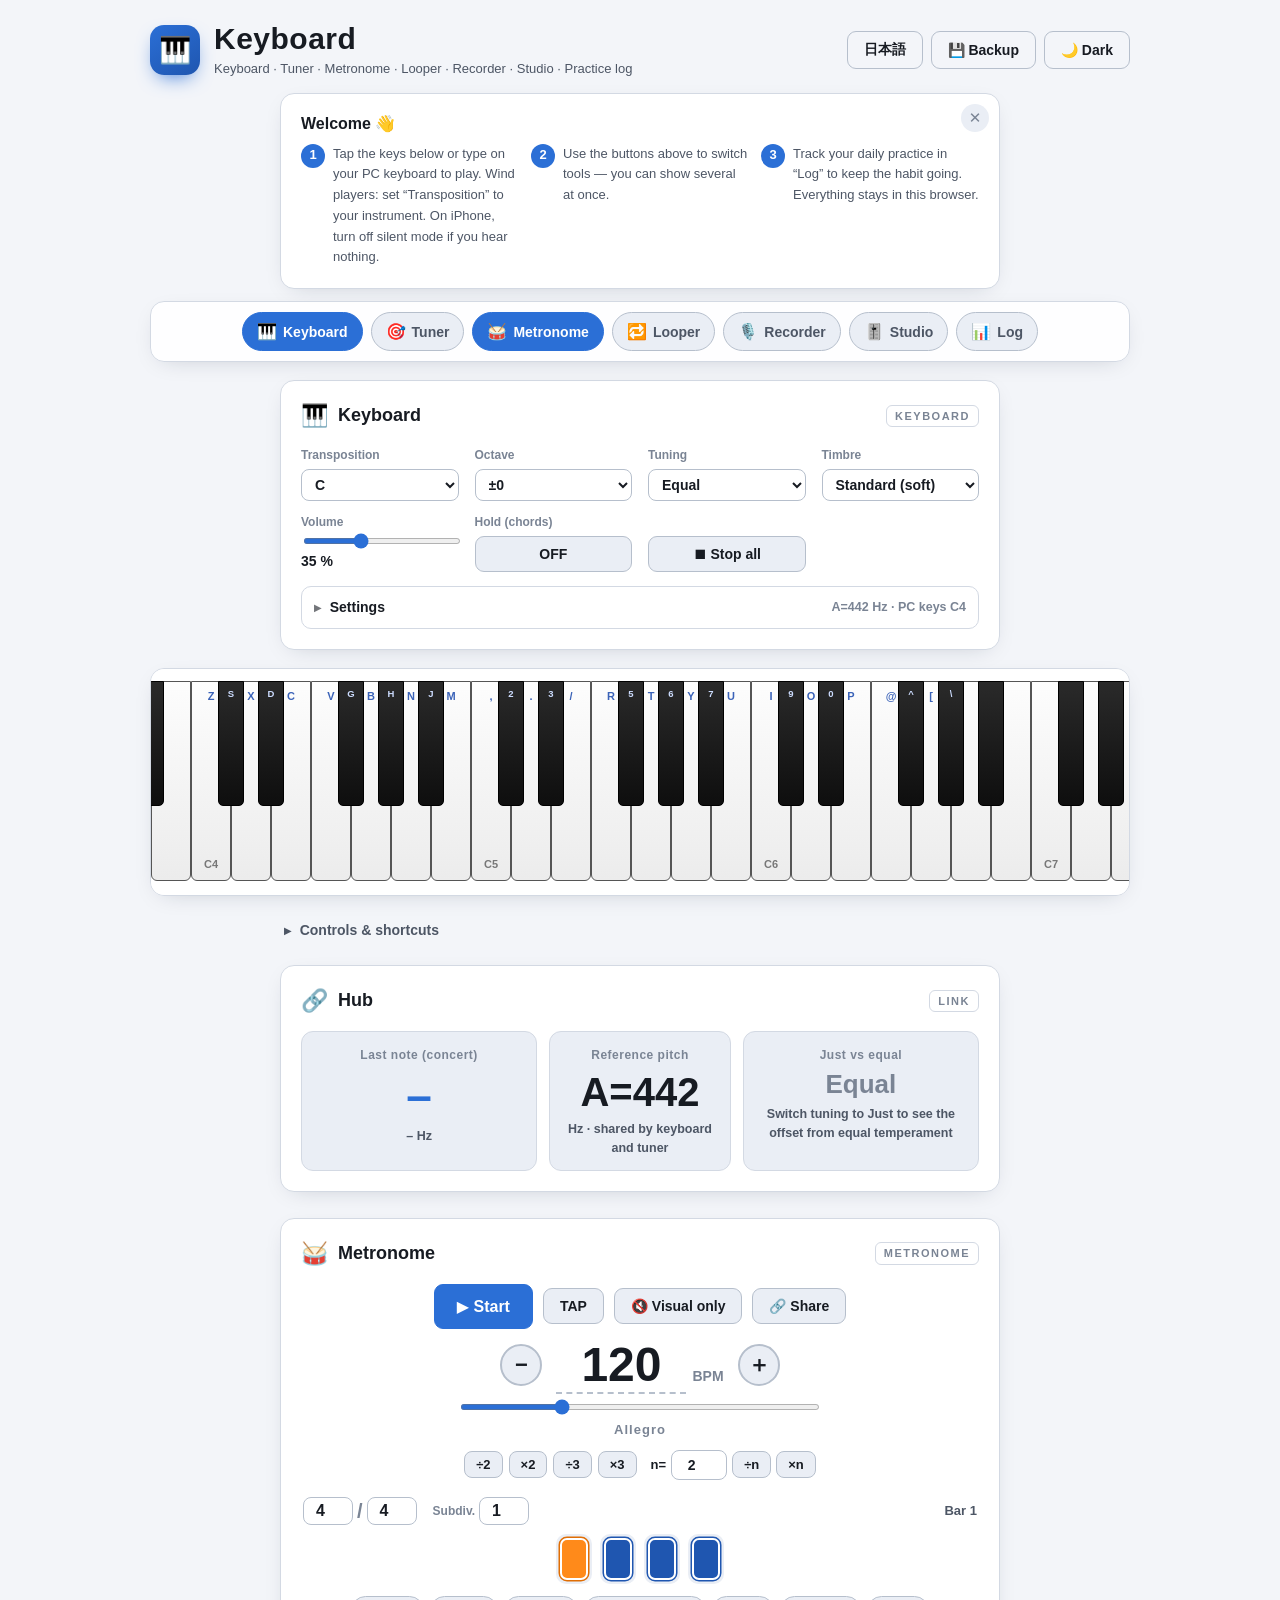
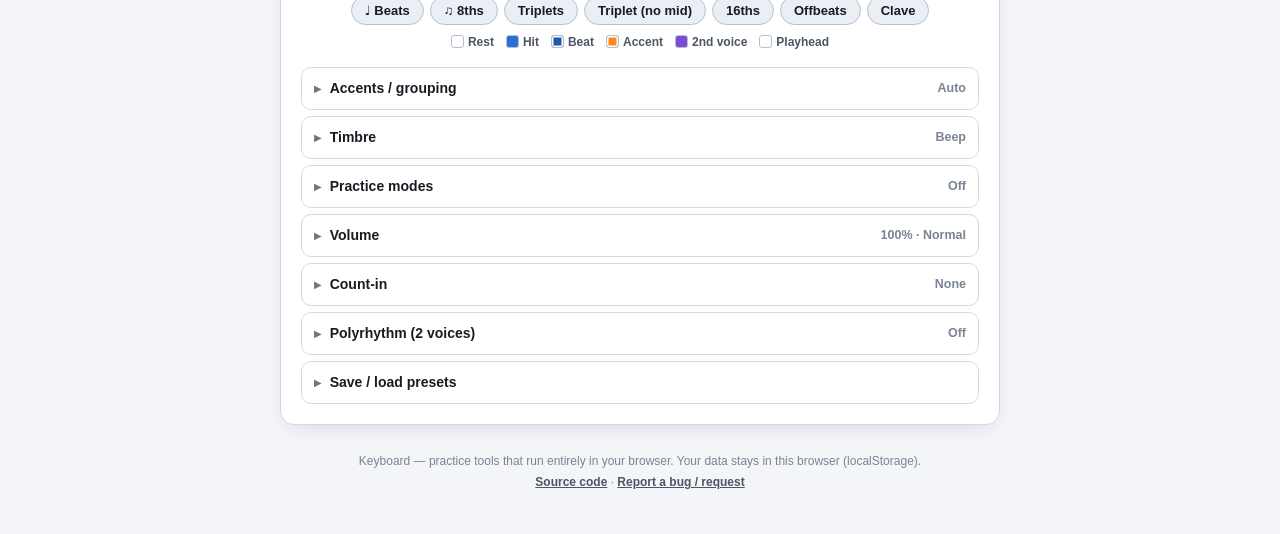
<file: index.html>
<!DOCTYPE html>
<html lang="ja">
<head>
<meta charset="UTF-8">
<meta name="viewport" content="width=device-width, initial-scale=1.0, maximum-scale=1.0, user-scalable=no, viewport-fit=cover">
<title>Keyboard — 鍵盤・チューナー・メトロノーム 練習ツール</title>
<meta name="description" content="ブラウザだけで使える音楽練習ツール。鍵盤・チューナー・多機能メトロノーム・伴奏ループ・録音・練習記録がひとつに。">
<meta name="theme-color" content="#2b6fd6">
<link rel="manifest" href="manifest.json">
<link rel="icon" href="icon-192.png" type="image/png">
<link rel="apple-touch-icon" href="icon-192.png">
<meta name="apple-mobile-web-app-capable" content="yes">
<meta name="apple-mobile-web-app-title" content="Keyboard">
<meta property="og:type" content="website">
<meta property="og:url" content="https://aiwotukauakaunt-gif.github.io/keyboard/">
<meta property="og:title" content="Keyboard — 鍵盤・チューナー・メトロノーム 練習ツール">
<meta property="og:description" content="ブラウザだけで使える音楽練習ツール。鍵盤・チューナー・多機能メトロノーム・伴奏ループ・録音・練習記録がひとつに。">
<meta property="og:image" content="https://aiwotukauakaunt-gif.github.io/keyboard/og-image.png">
<meta name="twitter:card" content="summary_large_image">
<link rel="stylesheet" href="style.css">
<script src="i18n.js"></script>
</head>
<body>

<header class="app-head">
  <div class="brand">
    <div class="brand-mark">🎹</div>
    <div>
      <h1 class="brand-name">Keyboard</h1>
      <p class="brand-sub">鍵盤 · チューナー · メトロノーム · 伴奏ループ · 録音 · 本格録音 · 練習記録</p>
    </div>
  </div>
  <div class="head-actions">
    <button id="langBtn" class="btn ghost" title="Language / 言語">EN</button>
    <button id="backupBtn" class="btn ghost" title="データの書き出し / 読み込み">💾 バックアップ</button>
    <button id="themeBtn" class="btn ghost" title="ライト / ダーク切替">🌙 テーマ</button>
  </div>
</header>

<dialog id="backupDlg" class="dlg">
  <div class="card-title"><span class="ico">💾</span>バックアップ</div>
  <p class="desc">設定・プリセット・伴奏ループ・練習記録・日記をJSONファイルに書き出し／読み込みできます。別のブラウザや端末への引っ越しに。<br>（録音した音声ファイルは含まれません）</p>
  <div class="row">
    <button id="bkExport" class="btn primary">⬇ 書き出し（JSON）</button>
    <label class="btn">⬆ 読み込み<input type="file" id="bkImport" accept="application/json,.json" hidden></label>
  </div>
  <p class="note" id="bkStatus"></p>
  <div class="row" style="justify-content:flex-end;margin-top:6px"><button id="bkClose" class="cbtn">閉じる</button></div>
</dialog>

<section class="card welcome" id="welcome" hidden>
  <button class="welcome-x" id="welcomeClose" title="閉じる">✕</button>
  <div class="welcome-title">はじめまして 👋</div>
  <div class="welcome-steps">
    <div class="welcome-step"><b>1</b><span>下の鍵盤を押すか、PCのキーを叩くと音が鳴ります。管楽器の人は「移調（管）」を自分の楽器に。iPhone で鳴らないときはマナーモードを解除してください。</span></div>
    <div class="welcome-step"><b>2</b><span>上のボタンでツールを切り替え。複数を同時に表示できます。</span></div>
    <div class="welcome-step"><b>3</b><span>「記録」で毎日の練習を残すと、続けやすくなります。データはこのブラウザの中だけに保存されます。</span></div>
  </div>
</section>

<nav class="toolbar" id="tabbar" aria-label="表示するツール" title="複数のツールを同時に表示できます">
  <button class="tab active" data-tab="play"><span class="tab-ico">🎹</span>鍵盤</button>
  <button class="tab" data-tab="tune"><span class="tab-ico">🎯</span>チューナー</button>
  <button class="tab active" data-tab="metro"><span class="tab-ico">🥁</span>メトロノーム</button>
  <button class="tab" data-tab="loop"><span class="tab-ico">🔁</span>伴奏ループ</button>
  <button class="tab" data-tab="rec"><span class="tab-ico">🎙️</span>録音</button>
  <button class="tab" data-tab="studio"><span class="tab-ico">🎚️</span>本格録音</button>
  <button class="tab" data-tab="track"><span class="tab-ico">📊</span>記録</button>
</nav>

<!-- ===================== 鍵盤 ===================== -->
<section class="tabpane active" data-pane="play">

  <div class="card">
    <div class="card-title"><span class="ico">🎹</span>鍵盤<span class="card-tag">Keyboard</span></div>
    <div class="controls">
      <div class="ctrl">
        <label for="transpose">移調（管）</label>
        <select id="transpose">
          <option value="0">C 管</option>
          <option value="-1">B 管</option>
          <option value="-2">Bb 管</option>
          <option value="-3">A 管</option>
          <option value="-4">Ab 管</option>
          <option value="-5">G 管</option>
          <option value="-6">F# 管</option>
          <option value="5">F 管</option>
          <option value="4">E 管</option>
          <option value="3">Eb 管</option>
          <option value="2">D 管</option>
          <option value="1">Db 管</option>
        </select>
      </div>
      <div class="ctrl">
        <label for="oct">オクターブ</label>
        <select id="oct">
          <option value="2">+2</option>
          <option value="1">+1</option>
          <option value="0" selected>±0</option>
          <option value="-1">−1</option>
          <option value="-2">−2</option>
        </select>
      </div>
      <div class="ctrl">
        <label for="temperament">音律</label>
        <select id="temperament">
          <option value="equal">平均律</option>
          <option value="just">純正律</option>
        </select>
      </div>
      <div class="ctrl" id="rootCtrl" hidden>
        <label>主音</label>
        <button id="rootBtn" class="btn">C</button>
      </div>
      <div class="ctrl">
        <label for="timbreSel">音色</label>
        <select id="timbreSel"></select>
      </div>
      <div class="ctrl">
        <label for="vol">音量</label>
        <input type="range" id="vol" min="0" max="100" step="1" value="35">
        <span class="val"><span id="volVal">35</span> %</span>
      </div>
      <div class="ctrl">
        <label>保持（和音）</label>
        <button id="holdBtn" class="btn">OFF</button>
      </div>
      <div class="ctrl">
        <label>&nbsp;</label>
        <button id="stopBtn" class="btn">⏹ 全部止める</button>
      </div>
    </div>

    <details class="sec" style="margin-top:14px">
      <summary>設定<span class="sec-sum" id="kbSettingSum"></span></summary>
      <div class="sec-body">
        <div class="controls">
          <div class="ctrl">
            <label for="pitch">基準ピッチ A</label>
            <input type="range" id="pitch" min="415" max="466" step="1" value="442">
            <span class="val"><span id="pitchVal">442</span> Hz</span>
          </div>
          <div class="ctrl">
            <label>鍵盤の大きさ</label>
            <div class="m-chips" id="keySize" style="justify-content:flex-start">
              <button class="chip" data-kw="30">小</button>
              <button class="chip sel" data-kw="40">中</button>
              <button class="chip" data-kw="50">大</button>
            </div>
          </div>
          <div class="ctrl">
            <label>PCキーの高さ（← →）</label>
            <div class="pc-shift">
              <button id="pcDown" class="btn">◀</button>
              <span class="val" id="pcBase">C4</span>
              <button id="pcUp" class="btn">▶</button>
            </div>
          </div>
          <div class="ctrl">
            <label>MIDI キーボード</label>
            <button id="midiBtn" class="btn">🎛 接続</button>
            <span class="midi-status" id="midiStatus"></span>
          </div>
        </div>
      </div>
    </details>
  </div>

  <div class="keyboard-wrap">
    <div class="keyboard" id="keyboard"></div>
  </div>

  <details class="help">
    <summary>操作方法とショートカット</summary>
    <div class="help-body">
      音域 A0〜C8。押した鍵は記譜音、鳴るのは選んだ管の実音。各鍵の上の文字＝PCキー。<br>
      <kbd>←</kbd><kbd>→</kbd> 1オクターブ移動　<kbd>↑</kbd><kbd>↓</kbd> 半音移動　<kbd>Space</kbd> サステイン　タッチは複数指で同時発音<br>
      <kbd>Enter</kbd> メトロノーム開始/停止　<kbd>Shift</kbd>+<kbd>Enter</kbd> タップ　<kbd>Shift</kbd>+<kbd>↑↓</kbd> テンポ±1　<kbd>Shift</kbd>+<kbd>←→</kbd> テンポ±10　<kbd>Shift</kbd>+<kbd>R</kbd> 録音<br>
      ※PCキーボードは同時押しの数に上限があります。クラスターは保持モードかスペースで。
    </div>
  </details>

  <div class="card">
    <div class="card-title"><span class="ico">🔗</span>練習ハブ<span class="card-tag">Link</span></div>
    <div class="hub-tiles">
      <div class="hub-tile hub-tile-note">
        <div class="hub-lab">いま弾いた音（実音）</div>
        <div class="hub-big" id="hubNote">–</div>
        <div class="hub-sub"><span id="hubHz">–</span> Hz</div>
      </div>
      <div class="hub-tile">
        <div class="hub-lab">基準ピッチ</div>
        <div class="hub-big">A=<span id="hubA">442</span></div>
        <div class="hub-sub">Hz ・ 鍵盤とチューナーで共通</div>
      </div>
      <div class="hub-tile hub-tile-cents" id="hubCentsTile">
        <div class="hub-lab">純正律 → 平均律との差</div>
        <div class="hub-big" id="hubCentsVal">平均律</div>
        <div class="hub-sub" id="hubCentsSub">音律を純正律にすると、平均律との差をここに表示</div>
      </div>
    </div>
  </div>

</section>

<!-- ===================== チューナー ===================== -->
<section class="tabpane" data-pane="tune">
  <div class="card">
    <div class="card-title"><span class="ico">🎯</span>チューナー<span class="card-tag">Tuner</span></div>
    <div class="row center">
      <button id="tunerBtn" class="btn big primary">🎤 チューナー開始</button>
      <span id="tunerStatus" class="status"></span>
    </div>

    <div class="tuner-display" id="tunerDisplay" hidden style="margin-top:14px">
      <div class="lcd">
        <div class="lcd-top">
          <span class="lcd-flat" id="tFlat">♭</span>
          <span class="lcd-note-wrap">
            <span class="lcd-note" id="tNote">–</span><span class="lcd-oct" id="tOct"></span>
          </span>
          <span class="lcd-sharp" id="tSharp">♯</span>
        </div>

        <div class="lcd-meter">
          <svg viewBox="0 0 300 165" aria-hidden="true">
            <line class="tick major" data-c="-50" x1="54.7" y1="95.0" x2="39.1" y2="86.0"/>
            <line class="tick" data-c="-45" x1="54.5" y1="80.6" x2="46.4" y2="74.8"/>
            <line class="tick" data-c="-40" x1="62.3" y1="71.0" x2="54.9" y2="64.4"/>
            <line class="tick" data-c="-35" x1="71.0" y1="62.3" x2="64.4" y2="54.9"/>
            <line class="tick" data-c="-30" x1="80.6" y1="54.5" x2="74.8" y2="46.4"/>
            <line class="tick major" data-c="-25" x1="95.0" y1="54.7" x2="86.0" y2="39.1"/>
            <line class="tick" data-c="-20" x1="102.0" y1="42.2" x2="97.9" y2="33.1"/>
            <line class="tick" data-c="-15" x1="113.5" y1="37.8" x2="110.4" y2="28.3"/>
            <line class="tick" data-c="-10" x1="125.5" y1="34.6" x2="123.4" y2="24.8"/>
            <line class="tick" data-c="-5" x1="137.7" y1="32.6" x2="136.6" y2="22.7"/>
            <line class="tick center" data-c="0" x1="150.0" y1="40.0" x2="150.0" y2="22.0"/>
            <line class="tick" data-c="5" x1="162.3" y1="32.6" x2="163.4" y2="22.7"/>
            <line class="tick" data-c="10" x1="174.5" y1="34.6" x2="176.6" y2="24.8"/>
            <line class="tick" data-c="15" x1="186.5" y1="37.8" x2="189.6" y2="28.3"/>
            <line class="tick" data-c="20" x1="198.0" y1="42.2" x2="202.1" y2="33.1"/>
            <line class="tick major" data-c="25" x1="205.0" y1="54.7" x2="214.0" y2="39.1"/>
            <line class="tick" data-c="30" x1="219.4" y1="54.5" x2="225.2" y2="46.4"/>
            <line class="tick" data-c="35" x1="229.0" y1="62.3" x2="235.6" y2="54.9"/>
            <line class="tick" data-c="40" x1="237.7" y1="71.0" x2="245.1" y2="64.4"/>
            <line class="tick" data-c="45" x1="245.5" y1="80.6" x2="253.6" y2="74.8"/>
            <line class="tick major" data-c="50" x1="245.3" y1="95.0" x2="260.9" y2="86.0"/>

            <text class="lcd-scalelabel" x="28.8" y="83.0" text-anchor="middle">-50</text>
            <text class="lcd-scalelabel" x="80.0" y="31.8" text-anchor="middle">-25</text>
            <text class="lcd-scalelabel" x="150.0" y="13.0" text-anchor="middle">0</text>
            <text class="lcd-scalelabel" x="220.0" y="31.8" text-anchor="middle">+25</text>
            <text class="lcd-scalelabel" x="271.2" y="83.0" text-anchor="middle">+50</text>

            <!-- 純正律マーカー：長3度(-13.7¢) / 短3度(+15.6¢) -->
            <polygon class="lcd-tri" points="113.0,24.3 116.0,13.4 104.5,16.8"/>
            <polygon class="lcd-tri" points="192.2,26.0 200.9,18.8 189.6,14.9"/>
            <text class="lcd-trilabel" x="99" y="10" text-anchor="middle">3</text>
            <text class="lcd-trilabel" x="205" y="12" text-anchor="middle">♭3</text>

            <line class="lcd-needle" id="tNeedle" x1="150" y1="150" x2="150" y2="46"
                  style="transform-origin:150px 150px; transform:rotate(0deg);"/>
            <circle class="lcd-pivot" cx="150" cy="150" r="5.5"/>
          </svg>
        </div>

        <div class="lcd-zero" id="tZero">▲</div>

        <div class="lcd-bottom">
          <span class="lcd-cents" id="tCents">±0¢</span>
          <span class="lcd-hz" id="tHz">– Hz</span>
          <span class="lcd-ref">A=<span id="tRef">442</span></span>
        </div>
      </div>
    </div>

    <div class="drone" title="実音（コンサートピッチ・現在の音律）で鳴り続けます。マイクと併用するときはイヤホン推奨">
      <span class="sub-label">ドローン</span>
      <select id="drNote">
        <option value="0">C</option><option value="1">Db</option><option value="2">D</option><option value="3">Eb</option>
        <option value="4">E</option><option value="5">F</option><option value="6">F#</option><option value="7">G</option>
        <option value="8">Ab</option><option value="9" selected>A</option><option value="10">Bb</option><option value="11">B</option>
      </select>
      <select id="drOct">
        <option value="2">2</option><option value="3">3</option><option value="4" selected>4</option><option value="5">5</option><option value="6">6</option>
      </select>
      <button id="drBtn" class="btn">▶ ドローン</button>
      <input type="range" id="drVol" min="0" max="100" value="30" style="width:90px" aria-label="ドローン音量"><span id="drVolVal" class="num sub-label">30%</span>
    </div>

    <details class="sec" id="ltSec" style="margin-top:14px">
      <summary>ロングトーン練習<span class="sec-sum" id="ltSum">オフ</span></summary>
      <div class="sec-body">
        <div class="row">
          <button id="ltBtn" class="btn">▶ ロングトーン計測</button>
          <label class="check">合格範囲 ±<input type="number" id="ltTol" class="m-num sm" min="1" max="30" value="5">¢</label>
        </div>
        <div class="lt-live">
          <div class="lt-stat"><div class="lt-lab">音</div><div class="lt-val" id="ltNote">–</div></div>
          <div class="lt-stat"><div class="lt-lab">保持</div><div class="lt-val"><span id="ltDur">0.0</span><small>秒</small></div></div>
          <div class="lt-stat"><div class="lt-lab">範囲内</div><div class="lt-val"><span id="ltIn">0.0</span><small>秒</small></div></div>
          <div class="lt-stat"><div class="lt-lab">安定度</div><div class="lt-val"><span id="ltPct">–</span><small>%</small></div></div>
        </div>
        <canvas id="ltCanvas" class="lt-canvas" height="150"></canvas>
        <p class="note">音を伸ばすと自動で計測、音が切れると1回分として記録（1秒未満は無視）。</p>
        <div class="section-title" style="margin-top:14px">音ごとのまとめ</div>
        <div class="lt-sum" id="ltSummary"></div>
        <div class="row" style="justify-content:space-between;margin-top:12px">
          <span class="section-title" style="margin:0">最近の結果</span>
          <button id="ltClear" class="cbtn">結果を消す</button>
        </div>
        <div class="lt-list" id="ltList"></div>
      </div>
    </details>
  </div>
</section>

<!-- ===================== メトロノーム ===================== -->
<section class="tabpane active" data-pane="metro">
  <div class="card">
    <div class="card-title"><span class="ico">🥁</span>メトロノーム<span class="card-tag">Metronome</span></div>
    <div class="row center">
      <button id="metroBtn" class="btn big primary">▶ 開始</button>
      <button id="tapBtn" class="btn">TAP</button>
      <button id="muteBtn" class="btn" title="音を消してプレイヘッドだけ表示">🔇 視覚のみ</button>
      <button id="shareBtn" class="btn" title="テンポ・拍子・リズムをURLにして共有">🔗 共有</button>
    </div>

    <div class="m-top">
      <div class="m-tempo-wrap">
        <button class="mbtn" id="tempoDown" aria-label="テンポを下げる">−</button>
        <div class="m-tempo">
          <input type="number" id="mTempoIn" min="0.01" max="100000" step="0.01" value="120" class="m-tempo-input" aria-label="テンポ">
          <small>BPM</small>
        </div>
        <button class="mbtn" id="tempoUp" aria-label="テンポを上げる">＋</button>
      </div>
      <input type="range" id="tempoSlider" min="15" max="400" value="120" aria-label="テンポスライダー">
      <div class="m-tempo-name" id="mTempoName">Allegro</div>
      <div class="m-calc">
        <button class="cbtn" data-mul="0.5">÷2</button>
        <button class="cbtn" data-mul="2">×2</button>
        <button class="cbtn" data-mul="0.333333">÷3</button>
        <button class="cbtn" data-mul="3">×3</button>
        <span class="m-calc-custom">
          n=<input type="number" id="calcN" min="0.01" max="100" step="0.01" value="2" class="m-num sm">
          <button class="cbtn" id="calcDiv">÷n</button>
          <button class="cbtn" id="calcMul">×n</button>
        </span>
      </div>
    </div>

    <div class="mg-head">
      <span class="mg-sig">
        <input type="number" id="beatN" min="1" max="64" value="4" class="m-num sm" aria-label="拍子（分子）"><span class="m-slash">/</span>
        <input type="number" id="beatD" min="1" max="64" value="4" class="m-num sm" aria-label="拍子（分母）">
        <span class="mg-sub">分割 <input type="number" id="subSel" min="1" max="32" value="1" class="m-num sm" aria-label="1拍の分割"></span>
      </span>
      <span class="mg-barcount" id="mgBar">小節 1</span>
    </div>
    <div class="m-grid" id="mGrid" title="セルをタップ：休み → 鳴る → アクセント → 休み"></div>
    <div class="m-grid m-grid-poly" id="mGridPoly" hidden></div>
    <div class="m-chips" id="mChips">
      <button class="chip" data-p="beat">♩ 拍のみ</button>
      <button class="chip" data-p="eighth">♫ 8分</button>
      <button class="chip" data-p="triplet">3連</button>
      <button class="chip" data-p="tripletmid">3連中抜き</button>
      <button class="chip" data-p="sixteenth">16分</button>
      <button class="chip" data-p="offbeat">裏打ち</button>
      <button class="chip" data-p="clave">シンコペ</button>
    </div>
    <div class="mg-legend">
      <span><i class="lg-off"></i>休み</span>
      <span><i class="lg-on"></i>鳴る</span>
      <span><i class="lg-head"></i>拍頭</span>
      <span><i class="lg-acc"></i>アクセント</span>
      <span><i class="lg-poly"></i>第2声</span>
      <span><i class="lg-play"></i>再生位置</span>
    </div>

    <div class="sec-list">
      <details class="sec">
        <summary>アクセント / 変拍子<span class="sec-sum" id="sumAccent">自動</span></summary>
        <div class="sec-body">
          <div class="row center">
            <span class="sub-label">グルーピング</span>
            <input type="text" id="groupIn" placeholder="例: 3+2+2" class="m-text">
            <button class="cbtn" id="groupApply">適用</button>
          </div>
          <p class="note">数字を + でつなぐと、その拍数ごとの頭がアクセントになります（合計＝拍子の分子）。</p>
        </div>
      </details>

      <details class="sec">
        <summary>音色<span class="sec-sum" id="sumSound">ビープ</span></summary>
        <div class="sec-body">
          <div class="row center"><label>音色 <select id="voiceSel"></select></label></div>
        </div>
      </details>

      <details class="sec">
        <summary>練習モード<span class="sec-sum" id="sumPractice">オフ</span></summary>
        <div class="sec-body">
          <div class="row center">
            <label>ギャップ（無音小節）
              <select id="gapSel">
                <option value="off" selected>なし</option>
                <option value="alt">1小節おきに無音</option>
                <option value="31">3小節鳴らして1小節無音</option>
                <option value="rand">ランダム無音</option>
              </select>
            </label>
          </div>
          <div class="row center">
            <label class="check"><input type="checkbox" id="trainerOn"> テンポトレーナー：</label>
            <input type="number" id="trainerBars" min="1" max="32" value="4" class="m-num sm"><span class="m-unit">小節ごとに</span>
            <input type="number" id="trainerStep" min="1" max="20" value="5" class="m-num sm"><span class="m-unit">BPM 上げる</span>
          </div>
        </div>
      </details>

      <details class="sec">
        <summary>音量<span class="sec-sum" id="sumVol">100%</span></summary>
        <div class="sec-body">
          <div class="vb-row" data-k="master">
            <span class="vb-swatch vb-master">◎</span>
            <span class="vb-name">全体</span>
            <input type="range" id="volSlider" min="0" max="200" value="100">
            <span id="mVolVal" class="vb-val">100%</span>
          </div>
          <div class="row center" style="margin-top:12px"><span class="sub-label">アクセント・拍・分割のバランス</span></div>
          <div class="m-chips" id="vbPresets" style="margin-top:6px">
            <button class="chip sel" data-vp="normal">標準</button>
            <button class="chip" data-vp="flat">フラット</button>
            <button class="chip" data-vp="accent">アクセント強調</button>
            <button class="chip" data-vp="subq">裏を弱く</button>
          </div>
        </div>
      </details>

      <details class="sec">
        <summary>カウントイン<span class="sec-sum" id="sumCount">なし</span></summary>
        <div class="sec-body">
          <div class="row center">
            <label class="check"><input type="checkbox" id="countInOn"> 開始前に</label>
            <input type="number" id="countInBars" min="1" max="4" value="1" class="m-num sm"><span class="m-unit">小節カウントする</span>
          </div>
        </div>
      </details>

      <details class="sec">
        <summary>ポリリズム（2声）<span class="sec-sum" id="sumPoly">オフ</span></summary>
        <div class="sec-body">
          <div class="row center">
            <label class="check"><input type="checkbox" id="polyOn"> 第2声を重ねる</label>
            <span class="sub-label">1拍を</span>
            <input type="number" id="polyDiv" min="1" max="32" value="3" class="m-num sm"><span class="m-unit">等分</span>
            <span class="m-poly-hint" id="polyHint">→ 3 : 1</span>
          </div>
          <p class="note">例：3:2 なら分割を2、第2声を3に。</p>
        </div>
      </details>

      <details class="sec">
        <summary>設定の保存・呼び出し<span class="sec-sum" id="sumPreset"></span></summary>
        <div class="sec-body">
          <div class="row center">
            <input type="text" id="presetName" placeholder="プリセット名" class="m-text">
            <button class="cbtn" id="presetSave">保存</button>
          </div>
          <div class="preset-list" id="presetList"></div>
          <p class="note" id="presetNote">テンポ・拍子・グリッド・音色・音量・各モードをまとめて保存します。</p>
        </div>
      </details>
    </div>
  </div>
</section>

<!-- ===================== 伴奏ループ ===================== -->
<section class="tabpane" data-pane="loop">
  <div class="card">
    <div class="card-title"><span class="ico">🔁</span>伴奏ループ<span class="card-tag">Loop</span></div>

    <div class="row">
      <button id="lpRecBtn" class="btn big primary">● 録音</button>
      <button id="lpDubBtn" class="btn big" disabled title="再生しながら次のループ頭から1周ぶん録音し、別トラックとして重ねます">＋ 重ね録り</button>
      <button id="lpPlayBtn" class="btn big" disabled>▶ ループ再生</button>
      <button id="lpClearBtn" class="cbtn" disabled>クリア</button>
    </div>
    <div class="row" style="margin-top:10px">
      <label class="check">長さ <input type="number" id="lpBars" min="1" max="32" value="4" class="m-num sm"><span class="m-unit">小節</span></label>
      <label class="check">拍子 <span id="lpSig" class="lp-sig">4/4</span></label>
      <label class="check"><input type="checkbox" id="lpCountIn" checked> カウントイン</label>
      <label class="check"><input type="checkbox" id="lpMetroOn" checked> リズムも鳴らす</label>
    </div>

    <div class="lp-status" id="lpStatus">メトロノームのテンポで鍵盤を弾いて記録し、ループ再生します。テンポは後から変えられます。</div>
    <div class="lp-meter"><div class="lp-meter-fill" id="lpMeter"></div><span class="lp-meter-lab" id="lpMeterLab"></span></div>
    <div class="lp-tracks" id="lpTracks"></div>

    <details class="sec" style="margin-top:14px">
      <summary>保存・呼び出し</summary>
      <div class="sec-body">
        <div class="lp-save-row">
          <input type="text" id="lpSaveName" placeholder="名前を付けて保存（例：Cメジャー 4小節）" class="m-text">
          <button class="cbtn" id="lpSaveBtn" disabled>保存</button>
        </div>
        <div class="preset-list" id="lpSaveList"></div>
      </div>
    </details>
  </div>
</section>

<!-- ===================== 録音 ===================== -->
<section class="tabpane" data-pane="rec">
  <div class="card">
    <div class="card-title"><span class="ico">🎙️</span>録音<span class="card-tag">Record</span></div>
    <div class="row">
      <button id="recBtn" class="btn big primary">● 録音開始</button>
      <span id="recTime" class="rec-time">00:00</span>
      <label class="check"><input type="checkbox" id="recMic" checked> マイク</label>
      <label class="check"><input type="checkbox" id="recApp" checked> アプリ音</label>
    </div>
    <p class="note" id="recNote">録音はこのブラウザ内に保存され、リロードしても残ります。</p>
    <div class="rec-list" id="recList"></div>
    <p class="note studio-hint">もっと本格的に録るなら → <button type="button" class="linkbtn" id="toStudio">🎚️ 本格録音</button>（マイクの音をそのまま 24bit で。鍵盤やメトロノームの音は別トラックに）</p>
  </div>
</section>

<!-- ===================== 本格録音（Tonmeister） ===================== -->
<section class="tabpane" data-pane="studio">
  <div class="card studio-card">
    <div class="card-title"><span class="ico">🎚️</span>本格録音<span class="card-tag">Tonmeister</span></div>
    <p class="desc">楽器のための録音機。マイクの音を、ブラウザの加工なしにそのまま残します（True Peak メーター・押す前の音も残す・24bit / FLAC）。鍵盤・メトロノーム・伴奏ループの音は<b>別のトラック</b>に録るので、マイクの録りは素のまま。<a class="studio-open" href="record/index.html" target="_blank" rel="noopener">別ウィンドウで開く ↗</a></p>
    <div class="studio-frame"><iframe id="studioFrame" title="本格録音" allow="microphone; autoplay" data-src="record/index.html?host=keyboard"></iframe></div>
    <p class="note">録音はこのブラウザの中（OPFS）に残り、「録音一覧」から書き出せます。マイクの許可を求められたら許してください。</p>
  </div>
</section>

<section class="tabpane" data-pane="track">

  <!-- ===== 今日 ===== -->
  <div class="card">
    <div class="card-title"><span class="ico">📊</span>練習記録<span class="card-tag">Today</span></div>

    <div class="lg-next" id="lgNextBox" hidden>
      <span class="lg-next-lab">前回の課題</span>
      <span class="lg-next-text" id="lgNextText"></span>
      <button class="cbtn" id="lgNextToMenu">メニューに入れる</button>
    </div>

    <div class="lg-today">
      <div class="goal-ring">
        <svg viewBox="0 0 120 120" aria-hidden="true">
          <defs>
            <linearGradient id="goalGrad" x1="0" y1="0" x2="1" y2="1">
              <stop offset="0" stop-color="#2b6fd6"/>
              <stop offset="1" stop-color="#1e9e57"/>
            </linearGradient>
          </defs>
          <circle class="gr-bg" cx="60" cy="60" r="52"/>
          <circle class="gr-min" id="goalMinArc" cx="60" cy="60" r="52"/>
          <circle class="gr-fg" id="goalArc" cx="60" cy="60" r="52"/>
          <line class="gr-mark" id="goalMinMark" x1="60" y1="3" x2="60" y2="13"/>
        </svg>
        <div class="goal-center">
          <div class="goal-today"><span id="logToday">0</span></div>
          <div class="goal-unit">分 / 今日</div>
          <div class="goal-of">目標 <span id="goalShow">30</span>分</div>
        </div>
      </div>
      <div class="lg-side">
        <div id="cheer" class="cheer"></div>
        <div class="lg-line">
          🔥 <b id="logStreak">0</b>日連続 ・ 今週 <b id="lgWeekOf">0/5日</b>
          <span class="lg-line-sub">・ <span id="lgWeekStreak">0</span>週連続 ・ 最低ライン <span id="minGoalShow">5</span>分 ・ 通算 <span id="logTotal">0</span>分</span>
        </div>
        <div class="lg-line lg-takes" id="lgTakes" hidden>🎚️ 今日の本格録音 <b id="lgTakesN">0</b>本 ・ <span id="lgTakesSec">0:00</span><span class="lg-line-sub" id="lgTakesLast"></span></div>
        <div class="lg-timer">
          <button id="logBtn" class="btn big primary">▶ 練習開始</button>
          <span id="logElapsed" class="rec-time">00:00</span>
          <span id="lgCurName" class="lg-curname"></span>
          <select id="lgCurItem" hidden><option value="">（項目なし）</option></select>
        </div>
        <div class="lg-links">
          <button id="logManual" class="lnk">手動で分を追加</button>
          <button id="lgRestBtn" class="lnk" title="週に1回まで。連続記録が途切れません">今日は休息日にする</button>
        </div>
      </div>
    </div>

    <!-- 今日のメニュー -->
    <div class="lg-sec-head">
      <span class="lg-sec-title">今日のメニュー</span>
      <span class="lg-menu-prog" id="lgMenuProg"></span>
    </div>
    <div class="lg-menu" id="lgMenu"></div>
    <button class="lnk" id="lgMenuAddBtn">＋ 項目を追加</button>
    <div class="lg-menu-add" id="lgMenuAddForm" hidden>
      <input type="text" id="lgMenuName" class="m-text" maxlength="24" placeholder="項目（例：ロングトーン）">
      <input type="number" id="lgMenuMin" class="m-num sm" min="1" max="300" value="10"><span class="m-unit">分</span>
      <button id="lgMenuAdd" class="cbtn">追加</button>
      <label class="check"><input type="checkbox" id="lgMenuTpl" checked> 毎日</label>
    </div>

    <details class="sec" style="margin-top:14px">
      <summary>設定<span class="sec-sum" id="lgGoalSum"></span></summary>
      <div class="sec-body">
        <div class="lg-goal-row">
          <div class="lg-goal-lab">最低ライン<small>「これだけはやる」の量</small></div>
          <div class="m-chips" id="minChips">
            <button class="chip mchip" data-min="3">3分</button>
            <button class="chip mchip" data-min="5">5分</button>
            <button class="chip mchip" data-min="10">10分</button>
            <button class="chip mchip" data-min="15">15分</button>
          </div>
        </div>
        <div class="lg-goal-row">
          <div class="lg-goal-lab">1日の目標<small>調子がいい日に届かせたい量</small></div>
          <div class="m-chips">
            <button class="chip gchip" data-goal="15">15分</button>
            <button class="chip gchip" data-goal="30">30分</button>
            <button class="chip gchip" data-goal="45">45分</button>
            <button class="chip gchip" data-goal="60">60分</button>
            <span class="goal-custom-row">
              <input type="number" id="goalCustom" min="1" max="600" class="goal-input" placeholder="自由">
              <span class="goal-input-unit">分</span>
              <button id="goalSetBtn" class="cbtn">設定</button>
            </span>
          </div>
        </div>
        <div class="lg-goal-row">
          <div class="lg-goal-lab">週に何日<small>毎日でなくてOK</small></div>
          <div class="m-chips" id="weekChips">
            <button class="chip wchip" data-w="3">3日</button>
            <button class="chip wchip" data-w="4">4日</button>
            <button class="chip wchip" data-w="5">5日</button>
            <button class="chip wchip" data-w="6">6日</button>
            <button class="chip wchip" data-w="7">7日</button>
          </div>
        </div>
        <div class="lg-goal-row">
          <label class="check"><input type="checkbox" id="logAuto" checked> 音を鳴らしたら自動で計測開始</label>
        </div>
      </div>
    </details>
  </div>

  <!-- ===== これまで ===== -->
  <div class="card">
    <div class="card-title"><span class="ico">📈</span>これまで<span class="card-tag">Progress</span></div>

    <div class="lg-week" id="lgWeek"></div>

    <div class="lg-level">
      <div class="lg-level-head"><b id="lgLevel">Lv.1</b><span id="lgLevelHours">通算 0.0 時間</span><span id="lgLevelNext" class="lg-level-next"></span></div>
      <div class="lg-level-bar"><i id="lgLevelBar"></i></div>
    </div>

    <div class="lg-heat" id="lgHeat"></div>

    <details class="sec" style="margin-top:14px">
      <summary>くわしい統計</summary>
      <div class="sec-body"><div class="lg-summary" id="lgSummary"></div></div>
    </details>
    <details class="sec">
      <summary>実績バッジ<span class="sec-sum" id="badgeSum"></span></summary>
      <div class="sec-body"><div class="badge-shelf" id="badgeShelf"></div></div>
    </details>
    <details class="sec">
      <summary>自分で作る目標<span class="sec-sum" id="cgoalSum"></span></summary>
      <div class="sec-body">
        <div class="cgoal-list" id="cgoalList"></div>
        <div class="cgoal-add">
          <div class="cgoal-add-row1">
            <input type="text" id="cgIcon" class="cg-icon-in" maxlength="2" placeholder="🎵">
            <input type="text" id="cgName" class="cg-name-in" maxlength="20" placeholder="目標の名前（例：発表会の曲を通す）">
          </div>
          <div class="cgoal-add-row2">
            <select id="cgType" class="cg-type">
              <option value="total">通算</option>
              <option value="streak">連続日数</option>
              <option value="day">1日の練習</option>
              <option value="days">練習した日数</option>
              <option value="manual">自分でチェック（手動達成）</option>
            </select>
            <input type="number" id="cgTarget" min="1" class="cg-target" placeholder="数値">
            <span id="cgUnit" class="cg-unit">分</span>
            <button id="cgAdd" class="cbtn">＋作成</button>
          </div>
        </div>
      </div>
    </details>
  </div>

  <!-- ===== 振り返り ===== -->
  <div class="card">
    <div class="card-title"><span class="ico">📓</span>振り返り<span class="card-tag">Reflect</span></div>
    <div class="diary-edit">
      <div class="diary-date-row">
        <input type="date" id="diaryDate" class="m-text">
        <div class="mood-pick" id="diaryMoodPick">
          <button class="mood" data-m="😄" title="好調">😄</button>
          <button class="mood" data-m="🙂" title="まあまあ">🙂</button>
          <button class="mood" data-m="😐" title="ふつう">😐</button>
          <button class="mood" data-m="😣" title="苦戦">😣</button>
        </div>
        <input type="hidden" id="diaryMood" value="">
      </div>
      <input type="text" id="diaryWin" class="rf-in" maxlength="80" placeholder="✅ できたこと（例：Bbのロングトーンが±5¢に入った）">
      <input type="text" id="diaryNext" class="rf-in" maxlength="80" placeholder="🎯 次の課題（例：Fの高音の音程を安定させる）">
      <textarea id="diaryText" class="diary-text" placeholder="📝 メモ（自由）"></textarea>
      <div class="diary-actions">
        <span id="diaryStatus" class="diary-status"></span>
        <button id="diarySave" class="cbtn">保存</button>
      </div>
    </div>
    <div class="diary-list" id="diaryList"></div>
  </div>

</section>

<footer class="foot">Keyboard — ブラウザだけで動く練習ツール。データはこのブラウザ内（localStorage）にだけ保存されます。<br><a href="https://github.com/aiwotukauakaunt-gif/keyboard" target="_blank" rel="noopener">ソースコード</a> ・ <a href="https://github.com/aiwotukauakaunt-gif/keyboard/issues" target="_blank" rel="noopener">不具合・要望はこちら</a></footer>


<script src="core.js"></script>
<script src="keyboard.js"></script>
<script src="tuner.js"></script>
<script src="metronome.js"></script>
<script src="looper.js"></script>
<script src="recorder.js"></script>
<script src="log.js"></script>
<script src="app.js"></script>
</body>
</html>
</file>
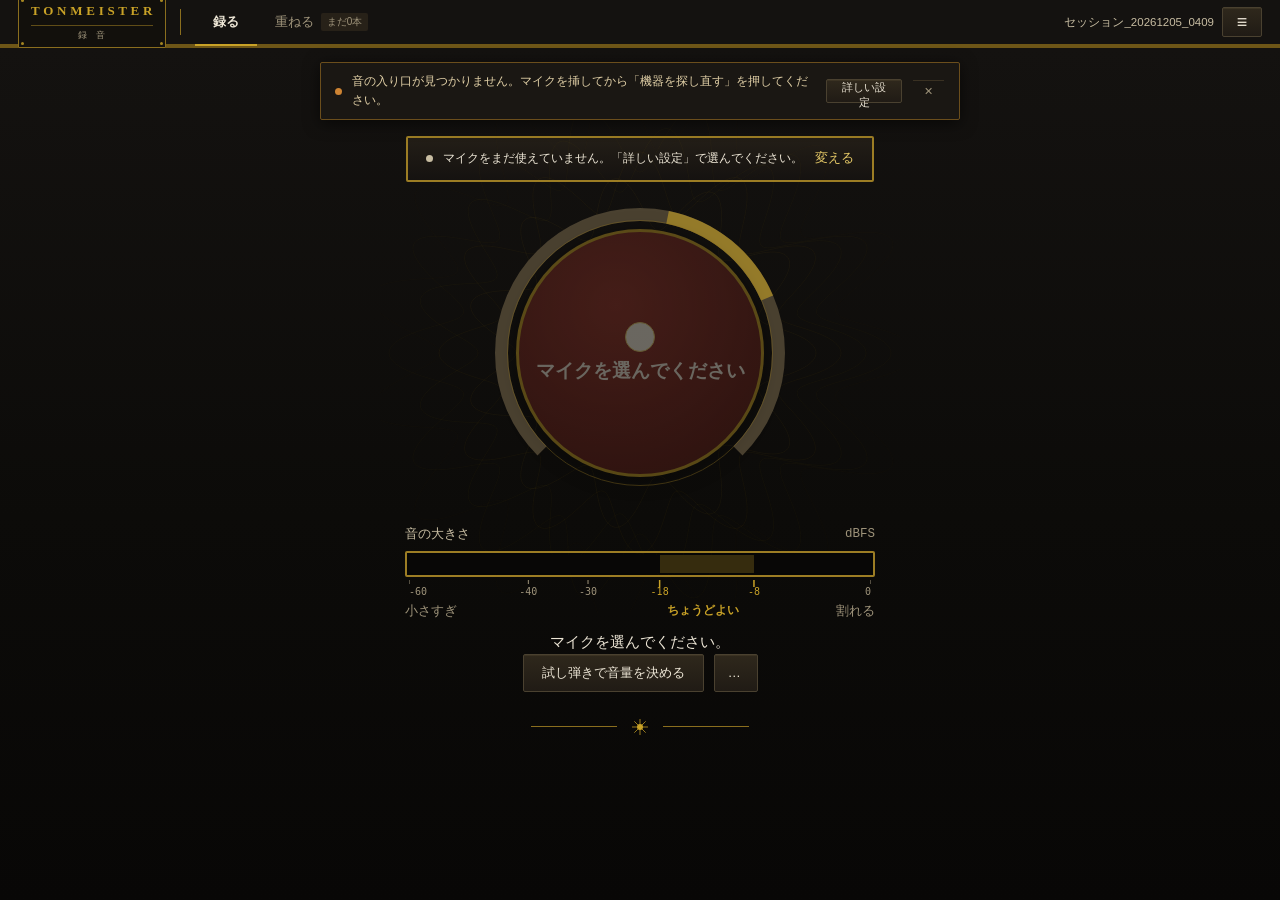
<file: record/index.html>
<!DOCTYPE html>
<html lang="ja">
<head>
<meta charset="utf-8">
<meta name="viewport" content="width=device-width, initial-scale=1">
<title>Tonmeister — 録音</title>
<link rel="stylesheet" href="css/theme.css">
<script>
  // keyboard の中（?host=keyboard）なら、最初の描画の前に keyboard の配色を重ねる（黒漆が一瞬見えないように）
  (function () {
    var q = new URLSearchParams(location.search);
    if (q.get('host') !== 'keyboard') return;
    var l = document.createElement('link'); l.rel = 'stylesheet'; l.href = 'css/host-keyboard.css'; document.head.appendChild(l);
    document.documentElement.classList.add('hosted', 'hosted-keyboard');
    try {
      var t = window.parent && window.parent !== window && window.parent.document.documentElement.dataset.theme;
      if (t) document.documentElement.dataset.theme = t;
    } catch (e) { }
  })();
</script>
<link rel="manifest" href="manifest.json">
<meta name="theme-color" content="#0C0B09">
<meta name="apple-mobile-web-app-capable" content="yes">
<meta name="apple-mobile-web-app-status-bar-style" content="black-translucent">
<meta name="apple-mobile-web-app-title" content="Tonmeister">
<link rel="apple-touch-icon" href="apple-touch-icon.png">
<link rel="icon" href="icon-192.png" type="image/png">
</head>
<body>

<div id="app">

  <!-- ================= 上端：ふだんはタブバー ================= -->
  <header id="tabbar" class="topbar">
    <div class="tb-left">
      <!-- 機械に打たれた銘板。枠を回し、四隅に鋲を打つ。 -->
      <div class="plate">
        <div class="plate-inner">
          <div class="plate-title">T O N M E I S T E R</div>
          <div class="plate-rule"></div>
          <div class="plate-sub">録　音</div>
        </div>
        <i class="rivet tl"></i><i class="rivet tr"></i>
        <i class="rivet bl"></i><i class="rivet br"></i>
      </div>
      <div class="tb-divider"></div>

      <nav class="tabs">
        <button id="tab-record" class="tab is-active" type="button"><span>録る</span></button>
        <button id="tab-overdub" class="tab" type="button">
          <span>重ねる</span><b id="tab-badge" class="badge">まだ0本</b>
        </button>
      </nav>
    </div>

    <div class="tb-right">
      <span id="txt-session" class="session-name" title="クリックすると、この録音の名前を変えられます"></span>
      <b id="badge-finish" class="badge-finish" hidden title="仕上げ（盛り）が入っています。素の音はそのまま残っています">盛り</b>
      <input id="edt-session" class="session-edit" hidden>
      <button id="btn-export" class="btn btn-accent" type="button" hidden>書き出す</button>
      <div class="menu-wrap">
        <button id="btn-list" class="btn btn-top menu-btn" type="button" title="メニュー">≡</button>
        <div id="list-popup" class="popup" hidden>
          <button id="btn-new-session" class="menu-item" type="button">新しく始める</button>
          <button id="btn-open-sessions" class="menu-item" type="button">録音一覧</button>
          <button id="btn-import-session" class="menu-item" type="button">読み込む（session.json ＋ WAV）</button>
          <button id="btn-export-folder" class="menu-item" type="button">このセッションを丸ごと書き出す</button>
          <hr class="menu-rule">
          <button id="btn-check" class="menu-item" type="button">音のチェック</button>
          <button id="btn-menu-measure" class="menu-item" type="button">スイープで測る（機材・部屋）</button>
          <button id="btn-menu-compare" class="menu-item" type="button">マイク位置を録り比べる</button>
          <hr class="menu-rule">
          <button id="btn-settings" class="menu-item" type="button">詳しい設定</button>
          <button id="btn-lang" class="menu-item" type="button" title="Show in English">English</button>
        </div>
      </div>
    </div>
  </header>

  <!-- ================= 上端：録音中はこちらに差し替わる ================= -->
  <header id="recbar" class="recbar" hidden>
    <i class="rec-dot"></i>
    <b class="rec-title">録音中</b>
    <span id="txt-rec-target" class="rec-target"></span>
    <span id="txt-rec-save" class="rec-save">約2秒ごとに自動保存中・取りこぼし 0</span>
  </header>

  <main id="stage">

    <!-- ================= 01「録る」モード ================= -->
    <section id="pane-record" class="pane pane-record">
      <div class="record-column">

        <!-- 手順の札。いま何をする番なのかを、常に1つだけ光らせる。 -->
        <div id="pnl-steps" class="steps">
          <div class="step" data-step="1"><em>１</em><span>マイクを確かめる</span></div>
          <div class="step-arrow">→</div>
          <div class="step" data-step="2"><em>２</em><span>音量を合わせる</span></div>
          <div class="step-arrow">→</div>
          <div class="step" data-step="3"><em>３</em><span>録音する</span></div>
        </div>

        <!-- 状態ピル -->
        <div class="pill">
          <i id="status-dot" class="dot"></i>
          <b id="pill-grade" class="pill-grade" hidden title="この経路で素のまま録れるか（◎ そのまま／○ ほぼ／△ 手当てが要る）。押すと理由が出ます"></b>
          <span id="txt-status-line">マイクを準備しています…</span>
          <button id="btn-change-input" class="linkbtn" type="button">変える</button>
        </div>

        <!-- 経路の格：開いた瞬間に測る。手当てが要るときだけ自動で開き、それ以外は印を押したときだけ -->
        <div id="path-grade" class="path-grade" hidden>
          <b id="txt-grade-mark" class="grade-mark">—</b>
          <div class="grade-body">
            <span id="txt-grade-title" class="grade-title"></span>
            <span id="txt-grade-summary" class="grade-summary mono"></span>
          </div>
          <button id="btn-grade-detail" class="linkbtn" type="button">詳しく</button>
          <button id="btn-grade-again" class="linkbtn" type="button">測り直す</button>
        </div>
        <div id="pnl-grade-detail" class="grade-detail" hidden></div>

        <!-- 録音ボタン（外周が入力レベルのメーター） -->
        <div class="rec-stage">
          <canvas id="guilloche" class="guilloche" width="520" height="520"></canvas>
          <canvas id="ring" class="ring" width="290" height="290"></canvas>
          <button id="btn-record-big" class="rec-button" type="button">
            <i class="rec-glyph"></i>
            <b id="txt-record-big">録音する</b>
            <small id="txt-record-hint">Space でも押せます</small>
          </button>
        </div>

        <!-- 横メーター -->
        <div class="meter-block">
          <div class="meter-head">
            <span>音の大きさ</span><span class="mono">dBFS</span>
          </div>
          <div class="meter-frame">
            <div class="meter-well">
              <div id="meter-good" class="meter-good"></div>
              <div id="meter-level" class="meter-level"></div>
            </div>
          </div>
          <canvas id="scale" class="scale" height="17"></canvas>
          <div class="meter-labels">
            <span class="faint">小さすぎ</span>
            <span id="txt-good-label" class="gold">ちょうどよい</span>
            <span class="faint">割れる</span>
          </div>
          <p id="txt-verdict" class="verdict">マイクを選んでください。</p>
          <p id="txt-storage" class="faint center storage"></p>
        </div>

        <div id="row-host" class="row-center host-row" hidden>
          <label class="check-row"><input id="chk-host-capture" type="checkbox" checked><span><b>keyboard の音も録る</b>　<span class="faint">メトロノーム・伴奏ループ・鍵盤の音を、別のトラックに。マイクの録りには混ぜません</span></span></label>
        </div>
        <div class="row-center">
          <button id="btn-trial" class="btn btn-ghost" type="button" title="いちばん強く鳴らした 6 秒から、入力つまみをどうすべきかを言います">試し弾きで音量を決める</button>
          <button id="btn-more-record" class="btn btn-ghost more" type="button" title="ほかにできること">…</button>
        </div>
        <div id="pnl-more-record" class="row-center mt8" hidden>
          <button id="btn-check2" class="btn btn-ghost" type="button">音のチェックをする</button>
          <button id="btn-monitor" class="btn btn-ghost" type="button">ヘッドホンで自分の音を聞く</button>
        </div>
        <p id="txt-trial" class="trial center" hidden></p>
        <p id="txt-monitor-info" class="faint center" hidden></p>

        <!-- 版面の締め。印刷所の飾り罫にならって、細い金の罫と菱形で閉じる。 -->
        <div class="closer">
          <span class="rule"></span><canvas id="rosette" width="22" height="22"></canvas><span class="rule"></span>
        </div>
      </div>
    </section>

    <!-- ================= 02 録音中 ================= -->
    <section id="pane-recording" class="pane pane-recording" hidden>
      <div class="rec-column">
        <div id="txt-big-time" class="big-time">00:00:00.0</div>
        <div class="live-block">
          <div class="live-frame"><canvas id="live-wave"></canvas></div>
          <div class="live-foot">
            <span class="dim">いま録れている音</span>
            <span id="txt-live-level" class="gold"></span>
          </div>
        </div>
        <div class="row-center">
          <button id="btn-stop-big" class="btn-stop-big" type="button">■ 録音をやめる</button>
          <span class="faint">Esc / Space</span>
        </div>
        <div id="align-toast" class="align-toast" hidden>
          <span>ズレ合わせを測っていないので、後ろにズレて録れます</span>
          <button id="btn-toast-measure" class="btn btn-small" type="button">測る</button>
        </div>
      </div>
    </section>

    <!-- ================= 03「重ねる」モード ================= -->
    <section id="pane-overdub" class="pane pane-overdub" hidden>

      <!-- トランスポート帯 -->
      <div class="transport">
        <div class="tp-buttons">
          <button id="btn-record-small" class="btn-transport is-rec" type="button" title="録音する（R）"><i></i></button>
          <button id="btn-play" class="btn-transport" type="button" title="はじめから聞く（Space）">▶</button>
          <button id="btn-stop" class="btn-transport dim" type="button" title="やめる（Esc）">■</button>
        </div>
        <div id="txt-time" class="tp-time">00:00:00.0</div>
        <div class="tp-meter">
          <div class="mini-well">
            <div id="mini-good" class="meter-good"></div>
            <div id="mini-level" class="meter-level"></div>
          </div>
          <span id="txt-mini-verdict" class="gold small"></span>
        </div>
        <div class="tp-listen" title="再生のとき、素の音を聞くか、仕上げを通した音を聞くか">
          <span class="dim small">聞く</span>
          <div class="listen-switch">
            <button id="lst-pure" class="lst on" type="button">素</button>
            <button id="lst-finished" class="lst" type="button">仕上げ</button>
          </div>
        </div>
        <div class="tp-target">
          <label class="dim small" for="cmb-target">録る場所</label>
          <select id="cmb-target" class="select"></select>
          <button id="btn-align" class="btn btn-small align-pill" type="button">ズレ合わせ 未測定</button>
        </div>
      </div>

      <div class="od-body">
        <div class="od-lanes">
          <div class="ruler"><canvas id="ruler"></canvas></div>
          <div class="lane-scroll">
            <div id="lane-host"></div>
            <div class="add-layer">
              <button id="btn-add-layer" class="btn btn-dashed" type="button">＋ この上に重ねて録る</button>
              <span class="faint">ヘッドホンを着けてから押してください</span>
              <span class="spacer"></span>
              <button id="btn-add-wav" class="btn btn-small ghosty" type="button" title="WAV を新しいトラックとして足します（変換なし）。ここへ落としても足せます">WAV を足す</button>
              <input id="file-wav" type="file" accept=".wav,audio/wav" multiple hidden>
            </div>
          </div>
        </div>

        <!-- 右インスペクタ -->
        <aside class="inspector">
          <div class="insp-scroll">
            <h3 class="sec-title">いま選んでいるもの</h3>
            <p id="txt-no-selection" class="sub">波形をクリックするとそのトラックを選べます。ドラッグすると「使いたいところ」を選べます。</p>

            <div class="card finish-card mt10">
              <b class="card-title">仕上げ</b>

              <!-- 段階ダイヤル。回すだけで中身が決まる。細かく触ると「自分で決める」になる -->
              <div id="dial" class="dial">
                <button class="dial-step" data-level="0" type="button"><em>0</em><span>素</span></button>
                <button class="dial-step" data-level="1" type="button"><em>1</em><span>整える</span></button>
                <button class="dial-step" data-level="2" type="button"><em>2</em><span>部屋</span></button>
                <button class="dial-step" data-level="3" type="button"><em>3</em><span>ホール</span></button>
              </div>
              <p id="txt-dial-desc" class="faint mt8"></p>

              <button id="btn-finish-detail" class="linkbtn mt8" type="button">細かく決める ▸</button>
              <div id="pnl-finish-detail" class="mt8" hidden>
                <div class="switch-row">
                  <span>風音（30 Hz 以下）を切る</span>
                  <button id="tgl-rumble" class="switch" type="button" role="switch" aria-checked="false"></button>
                </div>
                <div class="switch-row">
                  <span>音量をそろえる（いちばん大きいところを −1 dBTP に）</span>
                  <button id="tgl-normalize" class="switch" type="button" role="switch" aria-checked="false"></button>
                </div>
                <div class="switch-row">
                  <span>ホールの響きを足す</span>
                  <button id="tgl-reverb" class="switch" type="button" role="switch" aria-checked="false"></button>
                </div>
                <div id="row-miccal" class="switch-row" hidden>
                  <span>マイクの色を戻す（較正ファイル）</span>
                  <button id="tgl-miccal" class="switch" type="button" role="switch" aria-checked="false"></button>
                </div>
                <div id="pnl-reverb" class="reverb-panel" hidden>
                  <div class="chips" id="hall-chips"></div>
                  <label class="slider-row"><span>響きの長さ</span><input id="rng-rv-seconds" class="range" type="range" min="0.2" max="6" step="0.1"><b id="txt-rv-seconds" class="mono"></b></label>
                  <label class="slider-row"><span>響きの量</span><input id="rng-rv-amount" class="range" type="range" min="0" max="100" step="1"><b id="txt-rv-amount" class="mono"></b></label>
                  <label class="slider-row"><span>直接音から響きまで</span><input id="rng-rv-pre" class="range" type="range" min="0" max="150" step="1"><b id="txt-rv-pre" class="mono"></b></label>
                  <p class="faint">直接音には触りません。響きだけを足すので、量 0% は素と1サンプルも違いません。</p>
                </div>
              </div>

              <div id="pnl-grade" hidden>
                <div class="gold-rule mt10"></div>
                <div class="row mt8">
                  <span class="dim small">盛り度</span>
                  <b id="txt-grade" class="grade ml8">—</b>
                  <span class="spacer"></span>
                  <button id="btn-measure-finish" class="btn btn-small" type="button">測る</button>
                </div>
                <div class="grade-well mt8"><div id="grade-fill" class="grade-fill"></div></div>
                <p id="txt-finish-measure" class="faint mt6"></p>
                <button id="btn-hold-pure" class="btn btn-small full mt8" type="button" title="押している間だけ素の音になります（キーボードの B でも）">押している間だけ素で聞く（B）</button>
              </div>
              <p id="txt-finish-state" class="faint mt8" hidden></p>
            </div>

            <div id="pnl-inspector" hidden>
              <div class="card">
                <b id="txt-sel-title" class="card-title"></b>
                <p id="txt-sel-body" class="sub"></p>
              </div>

              <div class="card mt10 finish-card">
                <b class="card-title">このトラックの仕上げ</b>
                <div class="switch-row">
                  <span>電源のブーンという音を消す</span>
                  <button id="tgl-hum" class="switch" type="button" role="switch" aria-checked="false"></button>
                </div>
                <div class="switch-row">
                  <span>弾いていない間を静かにする</span>
                  <button id="tgl-gate" class="switch" type="button" role="switch" aria-checked="false"></button>
                </div>
                <label id="row-send" class="slider-row" hidden><span>このトラックの響きの量</span><input id="rng-send" class="range" type="range" min="0" max="200" step="5"><b id="txt-send" class="mono"></b></label>
                <p class="faint mt10">素の WAV には触りません。切れば1サンプルも違わず元に戻ります。</p>
              </div>

              <button id="btn-edit-track" class="btn btn-top full mt10" type="button">波形を見て直す</button>
              <button id="btn-remove-track" class="btn btn-top full mt8 dim" type="button">このトラックを外す</button>
            </div>
          </div>
          <button id="btn-export-2" class="btn btn-accent full tall" type="button">1つの音にまとめて書き出す</button>
        </aside>
      </div>
    </section>
  </main>

  <!-- 報せの帯 -->
  <div id="notice" class="notice" hidden>
    <i id="notice-dot" class="dot gold"></i>
    <span id="txt-notice"></span>
    <button id="btn-notice-action" class="btn btn-small" type="button" hidden></button>
    <button id="btn-notice-close" class="btn btn-small ghosty" type="button">✕</button>
  </div>
</div>


<!-- ================= 詳しい設定 ================= -->
<dialog id="dlg-settings" class="dlg wide">
  <header class="dlg-head">
    <div>
      <b>詳しい設定</b><span class="dim small ml12">分からなければ触らなくて大丈夫です</span>
    </div>
    <button class="btn btn-top" type="button" data-close>閉じる</button>
  </header>
  <div class="dlg-body two-col">
    <div class="col-main">

      <div class="sec-head">
        <div><b>音の入り口</b><span class="mono faint ml8">input</span></div>
        <button id="btn-rescan" class="btn btn-top" type="button">機器を探し直す</button>
      </div>
      <div class="gold-rule"></div>
      <div id="device-list"></div>
      <p id="txt-no-device" class="sub" hidden>使える機器が見つかりませんでした。マイクを挿してから「機器を探し直す」を押してください。</p>

      <div class="sec mt18">
        <div class="sec-head"><div><b>音の細かさ</b><span id="txt-format-original" class="mono faint ml8"></span></div></div>
        <div class="gold-rule"></div>
        <div id="format-chips" class="chips"></div>
        <p class="faint mt8">ブラウザは機器の生のフォーマットを選べません。ここで選んだ値を機器に頼み、実際に届いた値を下に出します。生フレーム取得のときは、届いた値がそのまま録音のレートになります。</p>
      </div>

      <div class="sec mt18">
        <div class="sec-head"><div><b>音の残し方</b><span class="faint small ml8">保存するファイルの形</span></div></div>
        <div class="gold-rule"></div>
        <div id="save-chips" class="chips"></div>
      </div>

      <div class="sec mt18">
        <div class="sec-head"><div><b>押す前の音も残す</b><span class="mono faint ml8">pre-roll</span></div></div>
        <div class="gold-rule"></div>
        <div id="preroll-chips" class="chips"></div>
        <p class="faint mt8">録音していない間も直近の音を持っておき、押した瞬間にその前の数秒を先頭に付けます。「いい演奏が始まってから押した」を救います。重ねて録るときは、前の音と揃える必要があるので付けません。</p>
      </div>


      <div class="sec mt18">
        <button id="btn-settings-advanced" class="btn btn-top full" type="button">くわしい設定 ▸<span class="faint ml8">加工・通り道・チャンネル・フォルダ・出力機器・ズレ合わせ・較正・起動・置き場所</span></button>
      </div>
      <div id="pnl-settings-advanced" hidden>
      <div class="sec mt18">
        <div class="sec-head"><div><b>ブラウザの加工</b><span class="mono faint ml8">constraints</span></div></div>
        <div class="gold-rule"></div>
        <p class="sub">ブラウザは既定で入力に手を入れます。ここを全て「切」にしないと、録れるのは「実際に鳴っている音」ではありません。</p>
        <div id="proc-chips" class="chips mt10"></div>
        <p id="txt-proc-actual" class="faint mt8"></p>
      </div>

      <div class="sec mt18">
        <div class="sec-head"><div><b>音の通り道</b><span class="mono faint ml8">capture path</span></div></div>
        <div class="gold-rule"></div>
        <div class="card">
          <div class="switch-row">
            <span>生フレーム取得（AudioContext を通さず、機器のレートのまま受ける）</span>
            <button id="tgl-raw" class="switch" type="button" role="switch" aria-checked="true"></button>
          </div>
          <p id="txt-raw-note" class="faint mt8"></p>
        </div>
        <p class="sub mt10"><b>Windows 側で決まること：</b>ブラウザは Windows のミキサーを通ります。「サウンド設定 → 録音 → 機器のプロパティ → 詳細 → 既定の形式」が 16bit のままだと、24bit の機材でも 16bit しか届きません。<b>24bit・機器と同じレート</b>にして、「オーディオ拡張機能」を切ってください。届いているビット数は「音のチェック → 静かにして測る」で分かります。</p>
      </div>

      <div class="sec mt18">
        <div class="sec-head"><div><b>録るチャンネル</b><span class="faint small ml8">多入力の機材のとき</span></div></div>
        <div class="gold-rule"></div>
        <div id="record-channel-chips" class="chips"></div>
        <p class="faint mt8">機器から届いている入力のうち、どれを録るか。メーターと「音のチェック」は全部を見ます。</p>
        <div id="record-mode-chips" class="chips mt10"></div>
        <p id="txt-record-mode-note" class="sub mt8"></p>
      </div>

      <div class="sec mt18">
        <div class="sec-head"><div><b>チャンネル数</b><span class="faint small ml8">頼む数。実際は機器しだい</span></div></div>
        <div class="gold-rule"></div>
        <div id="channel-chips" class="chips"></div>
        <p class="faint mt8">Chrome は何も言わないとモノラルに畳みます。2本のマイクや、ステレオ出力の機材は「2」に。</p>
      </div>

      <div class="sec mt18">
        <div class="sec-head"><div><b>自分のフォルダにも書く</b><span class="mono faint ml8">mirror</span></div></div>
        <div class="gold-rule"></div>
        <div class="card">
          <p id="txt-mirror-state" class="sub"></p>
          <div class="row mt10">
            <button id="btn-mirror-choose" class="btn btn-top" type="button">フォルダを選ぶ</button>
            <button id="btn-mirror-clear" class="btn btn-top dim ml8" type="button" hidden>やめる</button>
          </div>
        </div>
      </div>

      <div class="sec mt18">
        <div class="sec-head"><div><b>重ね録りのとき、前の音を鳴らす機器</b></div></div>
        <div class="gold-rule"></div>
        <select id="cmb-output" class="select full"></select>
        <p id="txt-output-note" class="sub mt8"></p>
      </div>

      <div class="sec mt18">
        <div class="sec-head"><div><b>重ね録りのズレ合わせ</b><span class="mono faint ml8">latency</span></div></div>
        <div class="gold-rule"></div>
        <div class="card">
          <div class="row">
            <span id="txt-latency-value" class="latency-value">未測定</span>
            <button id="btn-measure" class="btn btn-top ml14" type="button">測る</button>
          </div>
          <p id="txt-latency-note" class="sub mt8">測っておくと、重ねて録った音が前の音とぴったり揃います。</p>
          <div class="switch-row mt8">
            <span>音の入り口を開いたときに自動で測る</span>
            <button id="tgl-auto-latency" class="switch" type="button" role="switch" aria-checked="true"></button>
          </div>
          <div class="switch-row">
            <span>クロックのずれを、重ね録りのとき再生側で相殺する</span>
            <button id="tgl-drift" class="switch" type="button" role="switch" aria-checked="true"></button>
          </div>
          <p id="txt-drift" class="faint mt8"></p>
        </div>
      </div>

      <div class="sec mt18">
        <div class="sec-head"><div><b>マイクの較正ファイル</b><span class="mono faint ml8">calibration</span></div></div>
        <div class="gold-rule"></div>
        <div class="card">
          <p id="txt-miccal-state" class="sub">測定用マイク（UMIK-1 など）に付いてくる「周波数 dB」のテキストを読み込むと、周波数分布からマイクの色を引いて本当の分布を見られます。仕上げの「マイク補正（戻し）」にも使えます。</p>
          <div class="row mt10">
            <label class="btn btn-top" for="file-miccal">ファイルを選ぶ</label>
            <input id="file-miccal" type="file" accept=".txt,.cal,.frd,.csv,text/plain" hidden>
            <button id="btn-miccal-clear" class="btn btn-top dim ml8" type="button" hidden>外す</button>
          </div>
        </div>
      </div>

      <div class="sec mt18">
        <div class="sec-head"><div><b>起動のしかた</b></div></div>
        <div class="gold-rule"></div>
        <div class="card">
          <div class="switch-row">
            <span>開いたらすぐマイクを使う</span>
            <button id="tgl-startup" class="switch" type="button" role="switch" aria-checked="true"></button>
          </div>
          <p class="faint mt8">切ると、開いても音の大きさの目盛りは動きません。他のアプリとマイクを取り合いたくないときに。</p>
        </div>
      </div>

      <div class="sec mt18">
        <div class="sec-head"><div><b>録った音の置き場所</b></div></div>
        <div class="gold-rule"></div>
        <div class="sunken-box"><span id="txt-folder" class="mono dim"></span></div>
      </div>
      </div>
    </div>

    <aside class="col-side">
      <h3 class="sec-title">この選択が意味すること</h3>
      <div class="gold-rule"></div>
      <p id="txt-explain" class="sub"></p>
      <div class="side-foot">
        <button id="btn-open-input" class="btn btn-top full" type="button">音を聞く準備をする</button>
      </div>
    </aside>
  </div>
</dialog>


<!-- ================= 音のチェック ================= -->
<dialog id="dlg-diag" class="dlg tall">
  <header class="dlg-head">
    <div><b>音のチェック</b><p id="diag-target" class="sub mt4">まだ測っていません</p></div>
    <button class="btn btn-top" type="button" data-close>閉じる</button>
  </header>
  <div class="dlg-body">
    <div class="row">
      <button id="btn-silence" class="btn btn-accent" type="button" title="まわりの静けさ（暗騒音）と電源のブーン音を調べます">静かにして測る（5秒）</button>
      <button id="btn-more-diag" class="btn btn-ghost ml8" type="button">ほかの測り方 ▸</button>
    </div>
    <div id="pnl-more-diag" class="mt10" hidden>
      <div class="chips">
        <button id="btn-playing" class="btn btn-ghost" type="button" title="実際に演奏している間の音を調べます">弾きながら測る（5秒）</button>
        <button id="btn-processing" class="btn btn-ghost" type="button" title="静かな間だけ入力が絞られていないかを、音を鳴らして確かめます">ブラウザが加工していないか調べる</button>
        <button id="btn-verify-path" class="btn btn-ghost" type="button" title="生フレーム取得の道と AudioContext の道で同時に録って比べます。一致すれば、ブラウザが途中で何も掛けていない証明です">経路を検証する（2秒）</button>
        <button id="btn-open-measure" class="btn btn-ghost" type="button" title="スイープを鳴らして測る。ケーブルで繋げば機材の往復特性、スピーカーで鳴らせば部屋とマイク位置">スイープで測る（機材・部屋）</button>
        <button id="btn-open-compare" class="btn btn-ghost" type="button" title="マイクの置き方を変えて短く録り、数字で見比べる">マイク位置を録り比べる</button>
      </div>
      <div class="row mt8">
        <button id="btn-diag-track" class="btn btn-ghost" type="button">録った音を調べる</button>
        <select id="cmb-diag-track" class="select ml8"></select>
      </div>
    </div>

    <div id="card-verdict" class="card mt12">
      <div class="verdict-head">
        <i id="verdict-mark" class="verdict-mark">?</i>
        <b id="txt-verdict-title">まず「静かにして測る」を押してください</b>
      </div>
      <p id="txt-verdict-body" class="sub mt10">録れている音の素性を数字で出します。耳では分かりにくい雑音や電源のブーン音は、録ってしまうと後から取り除きにくいので、録る前に確かめます。</p>
      <div id="pnl-diag-steps" class="mt12"></div>
    </div>

    <div id="stats-grid" class="stats mt12"></div>

    <div id="card-history" class="card mt12" hidden>
      <b class="card-title">これまでに測ったもの</b>
      <div class="gold-rule"></div>
      <div id="history-list"></div>
      <p class="faint mt8">機材や置き場所を変えたあと、前より良くなったかを見比べるために残しています。</p>
    </div>

    <div id="card-spectrum" class="card mt12" hidden>
      <b class="card-title">どの高さの音が入っているか</b>
      <p class="faint">周波数分布（1/3オクターブ）</p>
      <canvas id="spectrum" class="spectrum" height="74"></canvas>
      <div class="spec-labels mono">
        <span>低い音 25Hz</span><span>1kHz</span><span>高い音 20kHz</span>
      </div>
    </div>
  </div>
</dialog>


<!-- ================= スイープで測る ================= -->
<dialog id="dlg-measure" class="dlg tall">
  <header class="dlg-head">
    <div><b>スイープで測る</b><p class="sub mt4">対数スイープを鳴らして録り、インパルス応答から素性を出します</p></div>
    <button class="btn btn-top" type="button" data-close>閉じる</button>
  </header>
  <div class="dlg-body">
    <div class="chips" id="measure-mode-chips">
      <button class="chip on" data-mode="loopback" type="button"><b>ループバック</b><small>ケーブルで出力→入力</small></button>
      <button class="chip" data-mode="room" type="button"><b>部屋とマイク</b><small>スピーカー→マイク</small></button>
    </div>
    <p id="txt-measure-howto" class="sub mt10"></p>
    <div class="row mt10">
      <button id="btn-measure-sweep" class="btn btn-accent" type="button">スイープで測る（5秒）</button>
      <button id="btn-measure-tone" class="btn btn-ghost ml8" type="button">1 kHz で THD+N を測る（3秒）</button>
    </div>
    <div id="card-measure" class="card mt12" hidden>
      <b id="txt-measure-title" class="card-title"></b>
      <div id="pnl-measure-notes"></div>
    </div>
    <div id="card-response" class="card mt12" hidden>
      <b class="card-title">周波数特性（1 kHz を 0 dB に）</b>
      <canvas id="response-canvas" class="spectrum" height="120"></canvas>
      <div class="spec-labels mono"><span>20 Hz</span><span>1 kHz</span><span>20 kHz</span></div>
    </div>
    <div id="card-rt60" class="card mt12" hidden>
      <b class="card-title">響きの長さ（RT60）と初期反射</b>
      <div id="stats-rt60" class="stats"></div>
      <canvas id="ir-canvas" class="spectrum mt10" height="90"></canvas>
      <div class="spec-labels mono"><span>0 ms</span><span>直接音からの時間</span><span>50 ms</span></div>
    </div>
  </div>
</dialog>


<!-- ================= マイク位置を録り比べる ================= -->
<dialog id="dlg-compare" class="dlg tall">
  <header class="dlg-head">
    <div><b>マイク位置を録り比べる</b><p class="sub mt4">置き方を変えて同じフレーズを 5 秒ずつ録り、数字で見比べます。音は残しません</p></div>
    <button class="btn btn-top" type="button" data-close>閉じる</button>
  </header>
  <div class="dlg-body">
    <div class="row">
      <button class="btn btn-ghost cmp-rec" data-slot="0" type="button">A を録る（5秒）</button>
      <button class="btn btn-ghost cmp-rec ml8" data-slot="1" type="button">B を録る（5秒）</button>
      <button class="btn btn-ghost cmp-rec ml8" data-slot="2" type="button">C を録る（5秒）</button>
      <span class="spacer"></span>
      <button id="btn-cmp-clear" class="btn btn-small ghosty" type="button">消す</button>
    </div>
    <p class="faint mt8">同じ強さで同じフレーズを。位置の違いだけを見るためです。</p>
    <div id="card-compare" class="card mt12" hidden>
      <table id="tbl-compare" class="cmp-table"></table>
      <canvas id="compare-canvas" class="spectrum mt10" height="110"></canvas>
      <div class="spec-labels mono"><span>低い音 25Hz</span><span>1kHz</span><span>高い音 20kHz</span></div>
      <p id="txt-compare-note" class="sub mt8"></p>
    </div>
  </div>
</dialog>


<!-- ================= 書き出す ================= -->
<dialog id="dlg-export" class="dlg narrow">
  <header class="dlg-head">
    <div><b>1つの音にまとめて書き出す</b><p id="txt-export-summary" class="sub mt4"></p></div>
  </header>
  <div class="dlg-body">
    <div id="card-wav" class="pick-card is-picked">
      <div class="pick-body">
        <b>そのままの音で残す</b>
        <p class="sub">いちばん劣化しない形。あとで編集するならこれ。</p>
        <p id="txt-wav-meta" class="mono faint"></p>
      </div>
      <span class="tag">おすすめ</span>
    </div>
    <div id="card-24" class="pick-card mt10">
      <div class="pick-body">
        <b>容量を小さくして残す</b>
        <p class="sub">24bit で書き出します。24bit で録った音は完全に無劣化です。</p>
        <p id="txt-24-meta" class="mono faint"></p>
      </div>
    </div>
    <div id="card-flac" class="pick-card mt10">
      <div class="pick-body">
        <b>FLAC で残す（24bit 可逆）</b>
        <p class="sub">24bit の値を1つも変えずに、容量をおよそ 6〜7 割に。</p>
        <p id="txt-flac-meta" class="mono faint"></p>
      </div>
    </div>

    <div class="sec mt14">
      <div class="sec-head"><div><b>何を書き出すか</b></div></div>
      <div class="gold-rule"></div>
      <label class="check-row"><input id="chk-exp-pure" type="checkbox" checked disabled><span><b>素</b>　加工ゼロ。必ず書き出します</span></label>
      <label class="check-row"><input id="chk-exp-finished" type="checkbox"><span><b>仕上げ</b>　<span id="txt-exp-finished-note">盛りが入っているときだけ</span></span></label>
    </div>

    <div class="sunken-card mt14">
      <div class="row">
        <i id="clip-dot" class="dot"></i>
        <span id="txt-clip" class="ml8 small">いちばん大きいところを調べています…</span>
      </div>
      <div class="peak-well mt10">
        <div id="peak-danger" class="peak-danger"></div>
        <div id="peak-fill" class="meter-level"></div>
      </div>
      <p id="txt-peak" class="mono small mt8"></p>
    </div>
  </div>
  <footer class="dlg-foot">
    <button class="btn btn-top dim" type="button" data-close>やめる</button>
    <button id="btn-do-export" class="btn btn-accent ml10" type="button">書き出す</button>
  </footer>
</dialog>


<!-- ================= 波形を見て直す ================= -->
<dialog id="dlg-editor" class="dlg wide tall">
  <header class="dlg-head">
    <div><b>波形を見て直す</b><p id="txt-editor-target" class="sub mt4"></p></div>
    <button class="btn btn-top" type="button" data-close>閉じる</button>
  </header>
  <div class="dlg-body">
    <div class="editor-toolbar">
      <span class="dim small">横の拡大</span>
      <input id="zoom-x" class="range" type="range" min="1" max="60" step="0.5" value="1">
      <span class="dim small ml12">縦の拡大</span>
      <input id="zoom-y" class="range" type="range" min="1" max="8" step="0.1" value="1">
      <label class="check ml12"><input id="chk-auto-y" type="checkbox" checked><span>自動</span></label>
      <span class="spacer"></span>
      <button id="btn-ed-play" class="btn btn-small" type="button">▶ 選んだところを聞く</button>
      <button id="btn-ed-stop" class="btn btn-small ml8" type="button">■</button>
    </div>

    <div class="editor-canvas-frame">
      <canvas id="editor-wave"></canvas>
    </div>
    <div class="editor-scrollbar"><input id="ed-scroll" class="range full" type="range" min="0" max="1" step="0.0005" value="0"></div>

    <div class="editor-foot">
      <span id="txt-editor-sel" class="mono small"></span>
      <span class="spacer"></span>
      <button id="btn-ed-crop" class="btn btn-small" type="button">選んだところを切り出す</button>
      <button id="btn-ed-punch" class="btn btn-small is-rec ml8" type="button">ここだけ録り直す</button>
    </div>
    <p class="faint mt8">どちらも元の録音は書き換えず、新しい録りとして増えます。波形は音の大きさ（dB）の目盛りで描いています。</p>
  </div>
</dialog>


<!-- ================= 録音一覧 ================= -->
<dialog id="dlg-sessions" class="dlg">
  <header class="dlg-head">
    <div><b>録音一覧</b><p id="txt-sessions-total" class="sub mt4">名前・トラック数・長さ・容量・日時で選びます</p></div>
    <button class="btn btn-top" type="button" data-close>閉じる</button>
  </header>
  <div class="dlg-body">
    <div id="session-list" class="session-list"></div>
    <div class="dlg-foot mt12">
      <button id="btn-sessions-delete" class="btn btn-top dim" type="button" disabled>選んだものを消す</button>
      <span class="spacer"></span>
      <button id="btn-sessions-import" class="btn btn-top" type="button">読み込む</button>
      <button id="btn-sessions-new" class="btn btn-accent ml10" type="button">新しく始める</button>
    </div>
  </div>
</dialog>


<!-- ================= 汎用の問い（確認・注意） ================= -->
<dialog id="dlg-ask" class="dlg narrow">
  <header class="dlg-head"><div><b id="ask-title">Tonmeister</b></div></header>
  <div class="dlg-body"><p id="ask-body" class="ask-body"></p></div>
  <footer class="dlg-foot">
    <button id="ask-cancel" class="btn btn-top dim" type="button">やめる</button>
    <button id="ask-ok" class="btn btn-accent ml10" type="button">続ける</button>
  </footer>
</dialog>


<!-- 最初のタップ：スマホや iOS では操作なしに音の入り口を開けない -->
<div id="tap-start" class="tap-start" hidden>
  <div>
    <button id="btn-tap-start" type="button">タップして始める</button>
    <p>マイクを使う許可と、音の準備をします。</p>
  </div>
</div>

<!-- ================= 進み具合 ================= -->
<div id="busy" class="busy" hidden><div class="busy-card"><span id="busy-text">しばらくお待ちください…</span></div></div>


<!-- トラック1行分の型 -->
<template id="tpl-lane">
  <div class="lane">
    <div class="lane-head">
      <span class="lane-name" title="クリックすると名前を変えられます"></span>
      <b class="lane-finish badge-finish" hidden title="このトラックに仕上げが入っています">盛り</b>
      <input class="lane-name-edit" hidden>
      <div class="lane-controls">
        <button class="mini mute" type="button" title="このトラックだけ鳴らさない">消音</button>
        <button class="mini solo" type="button" title="このトラックだけ鳴らす">単独</button>
        <button class="mini vol mono" type="button" title="クリックすると音量を変えられます">0.0dB</button>
      </div>
      <div class="vol-popup" hidden>
        <span class="dim small">このトラックの音量</span>
        <input class="range vol-range" type="range" min="0" max="2" step="0.01" value="1">
      </div>
    </div>
    <div class="lane-body">
      <div class="wave-frame"><canvas class="lane-wave"></canvas></div>
      <div class="lane-foot">
        <div class="takes">
          <span class="dim small">聞かせる録り：</span>
          <span class="take-pills"></span>
          <span class="faint small">どれも消えません</span>
        </div>
        <div class="sel-actions" hidden>
          <button class="btn btn-small is-rec punch" type="button">ここだけ録り直す</button>
          <button class="btn btn-small crop ml8" type="button">選んだところを切り出す</button>
          <span class="faint small ml8">元の音は残ります</span>
        </div>
      </div>
    </div>
  </div>
</template>

<script type="module" src="js/app.js"></script>
</body>
</html>
</file>
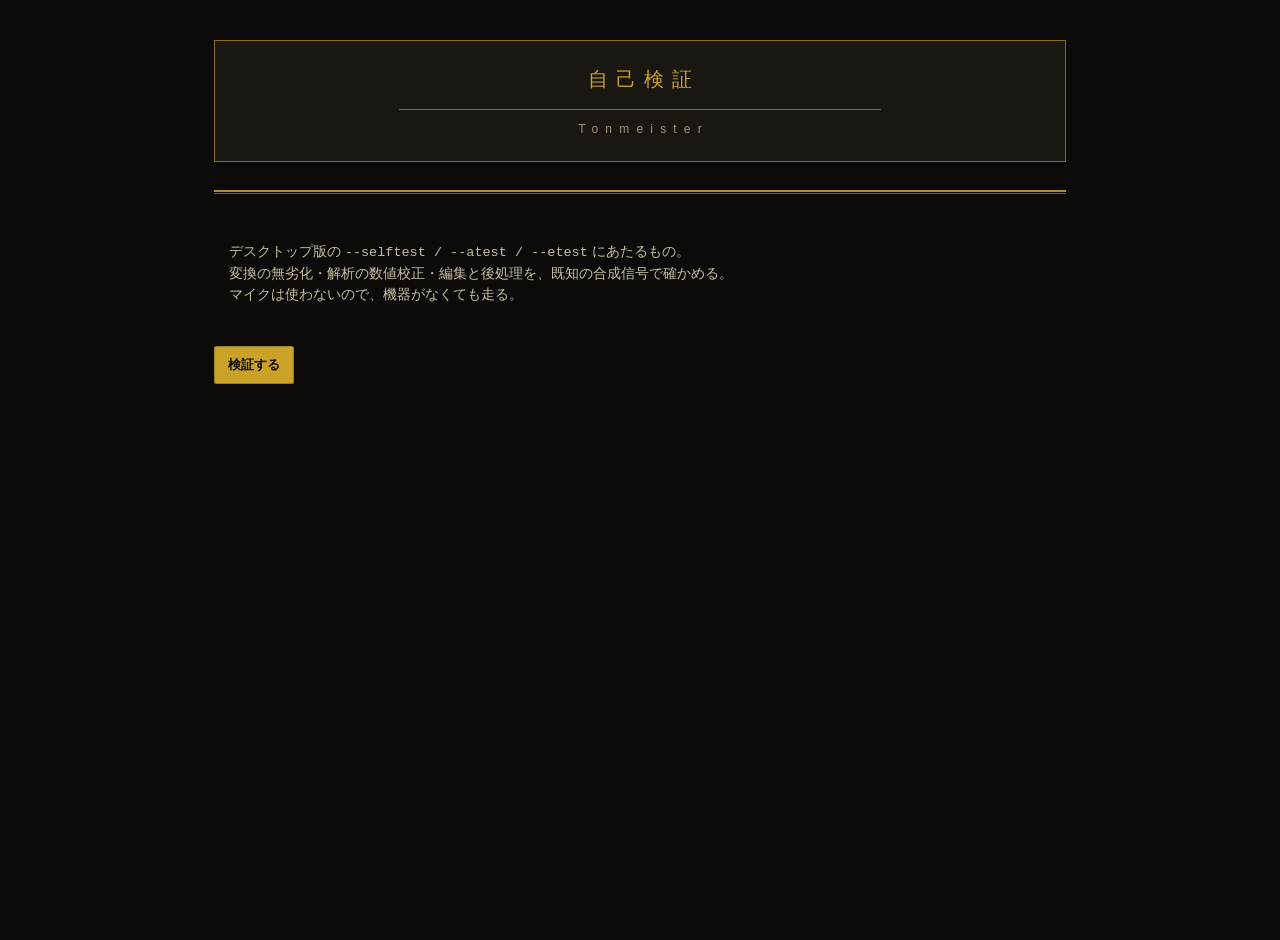
<file: record/selftest.html>
<!DOCTYPE html>
<html lang="ja">
<head>
<meta charset="utf-8">
<meta name="viewport" content="width=device-width, initial-scale=1">
<title>Tonmeister — 自己検証</title>
<link rel="stylesheet" href="css/theme.css">
<style>
  body{overflow:auto}
  .sheet{max-width:900px;margin:0 auto;padding:0 24px 64px}
  .head{margin:40px 0 0;padding:22px 24px;background:var(--panel);
        border:1px solid var(--brass-deep);text-align:center;position:relative}
  .head h1{font-family:var(--plate);font-size:20px;letter-spacing:.4em;text-indent:.4em;
           color:var(--good);font-weight:400;margin:0}
  .head hr{border:0;height:1px;background:var(--brass-deep);width:60%;margin:14px auto 10px;opacity:.9}
  .head p{margin:0;font-size:12px;color:var(--fg-faint);letter-spacing:.6em;text-indent:.6em}
  .dbl{height:4px;margin:28px 0 26px;background:var(--double-rule)}
  h2{font-size:16px;font-weight:400;color:var(--good);margin:34px 0 0;
     padding-bottom:8px;border-bottom:1px solid var(--brass-deep)}
  table{width:100%;border-collapse:collapse;font-size:13px;margin-top:12px}
  th,td{padding:8px 10px;border-bottom:1px solid var(--line);text-align:left;vertical-align:top}
  thead th{color:var(--good);font-size:11px;letter-spacing:.14em;font-weight:400;
           border-bottom:1px solid var(--brass-deep)}
  td.v{font-family:var(--mono);white-space:nowrap;color:var(--fg-dim)}
  td.r{font-family:var(--mono);white-space:nowrap;font-weight:bold}
  td.r.ok{color:var(--good)} td.r.ng{color:var(--rec-bright)}
  .summary{margin-top:26px;padding:16px 20px;background:var(--plate-fill);
           border:2px solid var(--strong-line);font-size:15px}
  .summary.ng{border-color:var(--rec-bright)}
  .runbar{display:flex;gap:10px;align-items:center;margin-top:20px}
</style>
</head>
<body>
<div class="sheet">
  <header class="head">
    <h1>自己検証</h1>
    <hr>
    <p>Tonmeister</p>
  </header>
  <div class="dbl"></div>

  <p class="sub">
    デスクトップ版の <span class="mono">--selftest / --atest / --etest</span> にあたるもの。
    変換の無劣化・解析の数値校正・編集と後処理を、既知の合成信号で確かめる。
    マイクは使わないので、機器がなくても走る。
  </p>

  <div class="runbar">
    <button id="run" class="btn btn-accent tall" type="button">検証する</button>
    <span id="progress" class="faint"></span>
  </div>

  <div id="results"></div>
  <div id="summary" class="summary" hidden></div>
</div>
<script type="module" src="js/selftest.js"></script>
</body>
</html>
</file>
<file: style.css>
/* ============================================================
   Keyboard — 練習ツール  スタイルシート
   誰でも見やすいことを最優先：大きめ文字・高コントラスト・
   ライト/ダーク両対応・装飾は最小限
   ============================================================ */

:root {
  --bg: #f3f5f9;
  --surface: #ffffff;
  --surface-2: #eaeef5;
  --surface-3: #dde3ec;
  --text: #171b22;
  --text-2: #4d5665;
  --muted: #7a8494;
  --border: #d3d9e3;
  --border-strong: #b6bfcc;

  --primary: #2b6fd6;
  --primary-2: #1f56b0;
  --primary-soft: #dfeaff;
  --on-primary: #ffffff;

  --accent: #ff8a1a;
  --accent-2: #e06e05;
  --accent-soft: #ffe6cc;

  --success: #1e9e57;
  --success-soft: #d9f4e3;
  --danger: #d93a3a;
  --danger-soft: #fde2e2;
  --warn: #e0a13a;
  --purple: #7a4dd8;
  --purple-soft: #e7dcff;
  --playhead: #ffd21f;

  --key-white: #fdfdfd;
  --key-white-2: #ececec;
  --key-black: #2a2a2a;
  --key-black-2: #0e0e0e;

  --lcd-bg: #eef3f8;
  --lcd-text: #171b22;

  --radius: 14px;
  --radius-sm: 9px;
  --shadow: 0 6px 24px -12px rgba(20, 30, 50, .25);
  --font: "Helvetica Neue", Arial, "Hiragino Kaku Gothic ProN", "Hiragino Sans",
          "Noto Sans JP", "Yu Gothic UI", Meiryo, system-ui, sans-serif;
  --font-num: "Helvetica Neue", Arial, system-ui, sans-serif;
}

/* ダークテーマ（OS設定に追従／ボタンで手動切替） */
@media (prefers-color-scheme: dark) {
  :root:not([data-theme="light"]) {
    --bg: #0f1218;
    --surface: #1a1f29;
    --surface-2: #232a36;
    --surface-3: #2d3542;
    --text: #eaeef6;
    --text-2: #b6bfcd;
    --muted: #8a94a5;
    --border: #2f3846;
    --border-strong: #465162;
    --primary: #6ea8fe;
    --primary-2: #4d86e6;
    --primary-soft: #1f3050;
    --on-primary: #0b1220;
    --accent: #ff9a3a;
    --accent-2: #ff8a1a;
    --accent-soft: #4a3010;
    --success: #4fd48a;
    --success-soft: #16382a;
    --danger: #ff6b6b;
    --danger-soft: #4a1c1c;
    --purple: #a688ff;
    --purple-soft: #2f2650;
    --lcd-bg: #121722;
    --lcd-text: #eaeef6;
    --shadow: 0 10px 30px -14px rgba(0, 0, 0, .7);
  }
}
:root[data-theme="dark"] {
  --bg: #0f1218;
  --surface: #1a1f29;
  --surface-2: #232a36;
  --surface-3: #2d3542;
  --text: #eaeef6;
  --text-2: #b6bfcd;
  --muted: #8a94a5;
  --border: #2f3846;
  --border-strong: #465162;
  --primary: #6ea8fe;
  --primary-2: #4d86e6;
  --primary-soft: #1f3050;
  --on-primary: #0b1220;
  --accent: #ff9a3a;
  --accent-2: #ff8a1a;
  --accent-soft: #4a3010;
  --success: #4fd48a;
  --success-soft: #16382a;
  --danger: #ff6b6b;
  --danger-soft: #4a1c1c;
  --purple: #a688ff;
  --purple-soft: #2f2650;
  --lcd-bg: #121722;
  --lcd-text: #eaeef6;
  --shadow: 0 10px 30px -14px rgba(0, 0, 0, .7);
}

/* ---------- ベース ---------- */
* { box-sizing: border-box; }
[hidden] { display: none !important; }
html { -webkit-text-size-adjust: 100%; }
/* スマホ：ダブルタップ拡大・ピンチ拡大を無効化（楽器操作を優先） */
html, body { touch-action: manipulation; }
button, .mg-cell, .chip, .tab { touch-action: manipulation; }
body {
  margin: 0;
  font-family: var(--font);
  font-size: 15px;
  line-height: 1.5;
  background: var(--bg);
  color: var(--text);
  min-height: 100vh;
  padding: 0 16px 40px;
}
button, input, select, textarea { font-family: inherit; font-size: inherit; color: inherit; }
button { cursor: pointer; }
h1, h2, h3 { margin: 0; }
.num { font-variant-numeric: tabular-nums; }

/* ---------- ヘッダー ---------- */
.app-head {
  max-width: 980px; margin: 0 auto; padding: 22px 0 8px;
  display: flex; align-items: center; justify-content: space-between; gap: 12px; flex-wrap: wrap;
}
.brand { display: flex; align-items: center; gap: 14px; }
.brand-mark {
  width: 50px; height: 50px; border-radius: 14px; flex: none;
  display: grid; place-items: center; font-size: 26px;
  background: linear-gradient(145deg, var(--primary), var(--primary-2));
  box-shadow: 0 8px 20px -8px var(--primary);
}
.brand-name { font-size: 30px; font-weight: 800; letter-spacing: .5px; line-height: 1.1; }
.brand-sub { margin: 4px 0 0; font-size: 13px; color: var(--text-2); }
.head-actions { display: flex; gap: 8px; }

/* ---------- 初回案内 ---------- */
.welcome { max-width: 980px; width: auto; margin: 6px auto 12px; position: relative; padding: 16px 44px 16px 20px; }
.welcome-x { position: absolute; top: 10px; right: 10px; border: none; background: var(--surface-2); color: var(--muted); width: 28px; height: 28px; border-radius: 50%; cursor: pointer; font-weight: 800; }
.welcome-title { font-size: 16px; font-weight: 800; margin-bottom: 8px; }
.welcome-steps { display: grid; grid-template-columns: repeat(3, 1fr); gap: 12px; }
.welcome-step { display: flex; gap: 8px; align-items: flex-start; font-size: 13px; line-height: 1.6; color: var(--text-2); }
.welcome-step b { flex: none; width: 24px; height: 24px; border-radius: 50%; background: var(--primary); color: var(--on-primary); display: grid; place-items: center; font-size: 13px; }
@media (max-width: 640px) { .welcome-steps { grid-template-columns: 1fr; } }

/* ---------- ツール表示トグル（複数同時表示） ---------- */
.toolbar {
  position: sticky; top: 0; z-index: 50;
  max-width: 980px; margin: 8px auto 6px; padding: 10px 12px;
  display: flex; align-items: center; justify-content: center; gap: 8px; flex-wrap: wrap;
  background: color-mix(in srgb, var(--surface) 88%, transparent);
  backdrop-filter: blur(10px); -webkit-backdrop-filter: blur(10px);
  border: 1px solid var(--border); border-radius: var(--radius);
  box-shadow: var(--shadow);
}
.toolbar-lab { font-size: 12px; font-weight: 700; color: var(--muted); margin-right: 4px; }
.tab {
  display: inline-flex; align-items: center; gap: 6px;
  padding: 9px 14px; border-radius: 999px;
  border: 1.5px solid var(--border-strong); background: var(--surface-2); color: var(--text-2);
  font-size: 14px; font-weight: 700; transition: background .12s, color .12s, transform .06s;
}
.tab:hover { background: var(--surface-3); }
.tab:active { transform: translateY(1px); }
.tab.active { background: var(--primary); border-color: var(--primary); color: var(--on-primary); }
.tab .tab-ico { font-size: 16px; }
.toolbar { margin-bottom: 18px; }

/* ---------- パネル ---------- */
.tabpane { display: none; }
.tabpane.active { display: flex; flex-direction: column; align-items: center; gap: 18px; margin-bottom: 26px; }
.card {
  width: min(720px, 100%);
  background: var(--surface); border: 1px solid var(--border); border-radius: var(--radius);
  box-shadow: var(--shadow); padding: 18px 20px 20px; position: relative;
}
.card-title {
  display: flex; align-items: center; gap: 10px; margin-bottom: 14px;
  font-size: 18px; font-weight: 800;
}
.card-title .ico { font-size: 22px; }
.card-tag {
  margin-left: auto; font-size: 11px; font-weight: 800; letter-spacing: 1.5px; text-transform: uppercase;
  color: var(--muted); border: 1px solid var(--border); border-radius: 6px; padding: 2px 8px;
}
.desc { font-size: 13px; color: var(--text-2); line-height: 1.6; margin: 0 0 12px; }
.note { font-size: 12.5px; color: var(--muted); line-height: 1.6; margin-top: 8px; }
.row { display: flex; align-items: center; gap: 10px; flex-wrap: wrap; }
.row.center { justify-content: center; }
.row + .row { margin-top: 10px; }
.sub-label { font-size: 12px; font-weight: 800; color: var(--muted); letter-spacing: .5px; }

/* ---------- ボタン ---------- */
.btn {
  display: inline-flex; align-items: center; justify-content: center; gap: 6px;
  padding: 9px 16px; border-radius: var(--radius-sm);
  border: 1.5px solid var(--border-strong); background: var(--surface-2); color: var(--text);
  font-size: 14px; font-weight: 700; transition: background .12s, transform .06s, filter .12s;
}
.btn:hover { background: var(--surface-3); }
.btn:active { transform: translateY(1px); }
.btn:disabled { opacity: .45; cursor: default; }
.btn.on { background: var(--primary); border-color: var(--primary); color: var(--on-primary); }
.btn.primary { background: var(--primary); border-color: var(--primary); color: var(--on-primary); }
.btn.big { padding: 12px 22px; font-size: 16px; }
.btn.ghost { background: transparent; }
.btn.sm, .cbtn {
  padding: 5px 11px; font-size: 13px; font-weight: 700; border-radius: 8px;
  border: 1.5px solid var(--border-strong); background: var(--surface-2); color: var(--text);
}
.cbtn:hover { background: var(--surface-3); }
.cbtn:active { transform: translateY(1px); }
.cbtn:disabled { opacity: .45; cursor: default; }
.chip {
  padding: 6px 13px; border-radius: 999px; font-size: 13px; font-weight: 700;
  border: 1.5px solid var(--border-strong); background: var(--surface-2); color: var(--text);
}
.chip:hover { background: var(--surface-3); }
.chip.sel { background: var(--primary); border-color: var(--primary); color: var(--on-primary); }
.row-del {
  border: none; background: var(--danger-soft); color: var(--danger); cursor: pointer;
  border-radius: 6px; padding: 3px 9px; font-size: 13px; font-weight: 800;
}
.row-load {
  border: 1.5px solid var(--primary); background: transparent; color: var(--primary); cursor: pointer;
  border-radius: 6px; padding: 3px 11px; font-size: 12.5px; font-weight: 800;
}
.row-load:hover { background: var(--primary-soft); }

/* ---------- 入力 ---------- */
input[type="range"] { accent-color: var(--primary); height: 6px; }
select, .m-text, .m-num, .goal-input, .cg-name-in, .cg-icon-in, .cg-target, .diary-text, .cg-type, .diary-mood {
  background: var(--surface); color: var(--text); border: 1.5px solid var(--border-strong);
  border-radius: 8px; padding: 6px 9px; font-size: 14px; font-weight: 600;
}
select:focus, input:focus, textarea:focus { outline: 2px solid var(--primary); outline-offset: 1px; }
.m-num { width: 64px; text-align: center; font-weight: 800; font-variant-numeric: tabular-nums; }
.m-num.sm { width: 56px; }
.m-text { width: 170px; }
.m-slash { font-size: 20px; font-weight: 800; color: var(--muted); }
.m-unit { font-size: 13px; font-weight: 700; color: var(--text-2); }
input[type="checkbox"] { accent-color: var(--primary); width: 17px; height: 17px; }
.check { display: inline-flex; align-items: center; gap: 6px; font-size: 14px; font-weight: 600; }

/* ---------- 鍵盤：コントロール ---------- */
.controls {
  display: grid; grid-template-columns: repeat(auto-fit, minmax(150px, 1fr)); gap: 12px 16px;
}
.ctrl { display: flex; flex-direction: column; gap: 5px; }
.ctrl label { font-size: 12px; font-weight: 800; color: var(--muted); }
.ctrl .val { font-size: 14px; font-weight: 700; font-variant-numeric: tabular-nums; }
.ctrl input[type="range"] { width: 100%; }
.pc-shift { display: flex; gap: 6px; align-items: center; }
.pc-shift .val { min-width: 36px; text-align: center; }

/* ---------- 鍵盤本体 ---------- */
.keyboard-wrap {
  width: min(980px, 100%); overflow-x: auto; padding: 12px 10px 14px;
  background: var(--surface); border: 1px solid var(--border); border-radius: var(--radius);
  box-shadow: var(--shadow);
}
.keyboard {
  --kw: 40px; --kh: 200px; --bw: 26px; --bh: 125px;
  position: relative; display: flex; height: var(--kh); margin: 0 auto; width: max-content;
  user-select: none; -webkit-user-select: none; touch-action: none;
}
.white {
  position: relative; width: var(--kw); height: var(--kh);
  background: linear-gradient(var(--key-white), var(--key-white-2));
  border: 1px solid #555; border-radius: 0 0 6px 6px;
  display: flex; align-items: flex-end; justify-content: center; padding-bottom: 8px;
  font-size: 11px; font-weight: 700; color: #777; cursor: pointer;
}
.white.active { background: linear-gradient(#bcd4ff, #8fb6ff); }
.black {
  position: absolute; top: 0; width: var(--bw); height: var(--bh);
  background: linear-gradient(var(--key-black), var(--key-black-2));
  border: 1px solid #000; border-radius: 0 0 5px 5px; z-index: 2; cursor: pointer;
  display: flex; align-items: flex-end; justify-content: center; padding-bottom: 6px;
  font-size: 8px; color: #bbb;
}
.black.active { background: linear-gradient(#5b7fd6, #3a5cad); }
.white.root, .black.root { box-shadow: inset 0 -9px 0 var(--success); }
.notelabel { pointer-events: none; }
.keyhint {
  position: absolute; top: 6px; left: 0; right: 0; text-align: center;
  font-size: 11px; font-weight: 800; color: #3b63b8; pointer-events: none;
}
.black .keyhint { color: #cdddff; top: 5px; font-size: 9.5px; }

/* 操作説明（折りたたみ） */
.help { width: min(720px, 100%); }
.help summary {
  cursor: pointer; font-weight: 800; font-size: 14px; color: var(--text-2);
  padding: 6px 4px; list-style: none; display: flex; align-items: center; gap: 8px;
}
.help summary::before { content: "▶"; font-size: 10px; transition: transform .15s; }
.help[open] summary::before { transform: rotate(90deg); }
.help-body { font-size: 13px; color: var(--text-2); line-height: 1.8; padding: 4px 6px 8px; }
.help-body kbd {
  display: inline-block; padding: 0 6px; border-radius: 5px; border: 1px solid var(--border-strong);
  background: var(--surface-2); font-family: var(--font-num); font-size: 12px; font-weight: 700;
}

/* ---------- 練習ハブ（タイル） ---------- */
.hub-tiles { display: grid; grid-template-columns: 1.3fr 1fr 1.3fr; gap: 12px; }
.hub-tile {
  background: var(--surface-2); border: 1px solid var(--border); border-radius: 12px;
  padding: 14px 14px 12px; text-align: center; min-width: 0;
}
.hub-lab { font-size: 12px; font-weight: 800; color: var(--muted); letter-spacing: .5px; margin-bottom: 6px; }
.hub-big {
  font-size: 40px; font-weight: 800; line-height: 1.1; font-family: var(--font-num);
  font-variant-numeric: tabular-nums; color: var(--text); word-break: break-all;
}
.hub-tile-note .hub-big { color: var(--primary); font-size: 46px; }
.hub-tile-cents .hub-big { font-size: 26px; color: var(--muted); }
.hub-tile-cents.on { border-color: var(--success); background: var(--success-soft); }
.hub-tile-cents.on .hub-big { color: var(--success); font-size: 40px; }
.hub-sub { font-size: 12.5px; font-weight: 700; color: var(--text-2); margin-top: 6px; line-height: 1.5; font-variant-numeric: tabular-nums; }
@media (max-width: 640px) {
  .hub-tiles { grid-template-columns: 1fr 1fr; }
  .hub-tile-cents { grid-column: 1 / -1; }
}
@media (max-width: 400px) { .hub-tiles { grid-template-columns: 1fr; } }
/* 純正律：各キーに平均律との差（セント）を表示 */
.justcent {
  position: absolute; left: 0; right: 0; bottom: 26px; text-align: center; pointer-events: none;
  font-size: 9.5px; font-weight: 800; color: #1e7a45; font-family: var(--font-num); font-variant-numeric: tabular-nums;
}
.black .justcent { bottom: 18px; font-size: 8.5px; color: #8fe0b0; }
.justcent.zero { color: #888; }
.black .justcent.zero { color: #999; }
@media (max-width: 560px) { .hub-grid { grid-template-columns: 1fr; } }


/* ---------- チューナー LCD ---------- */
.lcd {
  background: var(--lcd-bg); border: 1px solid var(--border); border-radius: 14px;
  padding: 14px 16px 12px; color: var(--lcd-text); font-variant-numeric: tabular-nums;
}
.lcd-top { display: flex; align-items: center; justify-content: space-between; margin-bottom: 4px; }
.lcd-flat, .lcd-sharp {
  font-size: 32px; font-weight: 800; width: 48px; text-align: center; opacity: .18; transition: opacity .1s, color .1s;
}
.lcd-flat.on, .lcd-sharp.on { opacity: 1; color: var(--accent); }
.lcd-note-wrap { display: flex; align-items: baseline; gap: 2px; line-height: 1; }
.lcd-note { font-size: 70px; font-weight: 800; letter-spacing: 1px; font-family: var(--font-num); }
.lcd-oct { font-size: 28px; font-weight: 700; margin-left: 2px; opacity: .7; }
.lcd-meter { position: relative; width: 100%; }
.lcd-meter svg { width: 100%; height: auto; display: block; overflow: visible; }
.lcd-meter .tick { stroke: var(--lcd-text); stroke-width: 1.6; opacity: .3; }
.lcd-meter .tick.major { stroke-width: 2.4; opacity: .55; }
.lcd-meter .tick.center { stroke: var(--success); stroke-width: 3; opacity: .95; }
.lcd-meter .tick.lit { stroke: var(--accent); stroke-width: 3.4; opacity: 1; }
.lcd-needle {
  stroke: var(--lcd-text); stroke-width: 3.4; stroke-linecap: round;
  transition: transform .08s cubic-bezier(.25,.7,.3,1); transform-box: view-box;
}
.lcd-needle.intune { stroke: var(--success); }
.lcd-pivot { fill: var(--lcd-text); }
.lcd-scalelabel { font-size: 10px; fill: var(--lcd-text); opacity: .6; font-weight: 700; }
.lcd-tri { fill: var(--lcd-text); opacity: .5; }
.lcd-trilabel { font-size: 8.5px; fill: var(--lcd-text); opacity: .6; font-weight: 700; }
.lcd-zero { text-align: center; font-size: 16px; opacity: .25; margin-top: -2px; height: 20px; transition: opacity .1s, color .1s; }
.lcd-zero.on { opacity: 1; color: var(--success); }
.lcd-bottom { display: flex; justify-content: space-between; align-items: flex-end; margin-top: 6px; font-size: 13px; font-weight: 700; }
.lcd-cents { font-size: 24px; font-weight: 800; }
.lcd-hz, .lcd-ref { opacity: .8; }
.status { font-size: 13px; font-weight: 700; color: var(--text-2); }

/* ---------- メトロノーム ---------- */
.m-top { display: flex; flex-direction: column; align-items: center; gap: 8px; margin: 8px 0 4px; }
.m-tempo-wrap { display: flex; align-items: center; gap: 14px; }
.m-tempo { font-size: 48px; font-weight: 800; line-height: 1; font-family: var(--font-num); display: flex; align-items: baseline; }
.m-tempo small { font-size: 14px; font-weight: 700; margin-left: 6px; color: var(--muted); }
.m-tempo-input {
  width: 130px; background: transparent; border: none; border-bottom: 2px dashed var(--border-strong);
  color: var(--text); font: inherit; text-align: center; padding: 0; font-variant-numeric: tabular-nums;
  -moz-appearance: textfield;
}
.m-tempo-input::-webkit-outer-spin-button, .m-tempo-input::-webkit-inner-spin-button { -webkit-appearance: none; }
.m-tempo-input:focus { outline: none; border-bottom-color: var(--primary); }
.mbtn {
  width: 42px; height: 42px; border-radius: 50%; border: 2px solid var(--border-strong);
  background: var(--surface-2); color: var(--text); font-size: 22px; font-weight: 800; line-height: 1;
}
.mbtn:hover { background: var(--surface-3); }
.mbtn:active { background: var(--primary-soft); }
#tempoSlider { width: min(360px, 90%); }
.m-tempo-name { font-size: 13px; font-weight: 700; color: var(--muted); letter-spacing: 1px; height: 18px; }
.m-calc { display: flex; align-items: center; justify-content: center; gap: 6px; flex-wrap: wrap; margin-top: 4px; font-size: 13px; font-weight: 800; }
.m-calc-custom { display: flex; align-items: center; gap: 5px; margin-left: 8px; }
#metroBtn.on { background: var(--success); border-color: var(--success); color: #fff; }
#muteBtn.on { background: var(--warn); border-color: var(--warn); color: #1a1206; }

/* リズムグリッド */
.mg-head { display: flex; justify-content: space-between; align-items: center; margin: 16px 2px 8px; font-weight: 800; flex-wrap: wrap; gap: 8px; }
.mg-sig { display: inline-flex; align-items: center; gap: 4px; font-size: 20px; font-family: var(--font-num); }
.mg-sig .m-num.sm { width: 50px; font-size: 16px; padding: 4px 4px; }
.mg-sub { display: inline-flex; align-items: center; gap: 4px; margin-left: 12px; font-size: 12px; font-weight: 800; color: var(--muted); }
.mg-barcount { font-size: 13px; color: var(--text-2); font-variant-numeric: tabular-nums; }
.m-grid { display: flex; gap: 8px; justify-content: center; flex-wrap: wrap; }
.mg-beat { display: flex; gap: 3px; padding: 4px; border-radius: 10px; background: var(--surface-2); }
.mg-cell {
  width: 28px; height: 42px; border-radius: 7px; cursor: pointer; user-select: none;
  border: 2px solid var(--border-strong); transition: background .06s, transform .05s, box-shadow .06s;
}
.mg-cell.off { background: var(--surface); }
.mg-cell.on { background: var(--primary); border-color: var(--primary-2); }
.mg-cell.head { background: var(--primary-2); border-color: #fff; box-shadow: 0 0 0 1.5px var(--primary-2); }
.mg-cell.accent { background: var(--accent); border-color: #fff; box-shadow: 0 0 0 1.5px var(--accent-2); }
.mg-cell.playing {
  transform: scale(1.14); position: relative; z-index: 2;
  box-shadow: 0 0 0 3px var(--playhead), 0 0 14px 1px rgba(255, 210, 31, .8);
}
.mg-cell.playing.muted-bar { box-shadow: 0 0 0 3px rgba(255, 210, 31, .35); }
.m-grid-poly { margin-top: 6px; }
.m-grid-poly .mg-cell { height: 26px; }
.mg-cell.poly.on { background: var(--purple); border-color: var(--purple); }
.mg-cell.poly.head { border-color: #fff; box-shadow: 0 0 0 1.5px var(--purple); }
.mg-cell.poly.playing { box-shadow: 0 0 0 3px var(--playhead), 0 0 14px 1px rgba(255, 210, 31, .8); }
.mg-hint { font-size: 12px; color: var(--text-2); font-weight: 700; text-align: center; margin: 8px 0 6px; }
.mg-legend { display: flex; gap: 12px; justify-content: center; flex-wrap: wrap; font-size: 12px; font-weight: 700; color: var(--text-2); }
.mg-legend span { display: inline-flex; align-items: center; gap: 4px; }
.mg-legend i { width: 13px; height: 13px; border-radius: 3px; display: inline-block; border: 1px solid var(--border-strong); }
.lg-off { background: var(--surface); }
.lg-on { background: var(--primary); }
.lg-head { background: var(--primary-2); box-shadow: 0 0 0 1.5px #fff inset; }
.lg-acc { background: var(--accent); box-shadow: 0 0 0 1.5px #fff inset; }
.lg-play { background: var(--playhead); }
.lg-poly { background: var(--purple); }
.m-chips { display: flex; gap: 6px; justify-content: center; flex-wrap: wrap; }
#mChips { margin: 12px 0 8px; }
.sec-list { margin-top: 16px; display: flex; flex-direction: column; gap: 6px; }
.sec-list .sec { margin-top: 0; }

/* 設定セクション（<details>） */
.sec { border: 1.5px solid var(--border); border-radius: 10px; background: var(--surface); margin-top: 6px; }
.sec summary {
  cursor: pointer; list-style: none; display: flex; align-items: center; gap: 8px;
  padding: 10px 12px; font-size: 14px; font-weight: 800;
}
.sec summary::-webkit-details-marker { display: none; }
.sec summary::before { content: "▶"; font-size: 10px; opacity: .6; transition: transform .15s; }
.sec[open] summary::before { transform: rotate(90deg); }
.sec summary:hover { background: var(--surface-2); border-radius: 9px; }
.sec-sum { margin-left: auto; font-size: 12.5px; font-weight: 700; color: var(--muted); font-variant-numeric: tabular-nums; }
.sec-body { padding: 4px 14px 14px; }
.sec-body label { display: inline-flex; align-items: center; gap: 6px; font-weight: 700; font-size: 14px; }

/* 音量バランス */
.vb-row { display: grid; grid-template-columns: 22px 88px 1fr 52px; align-items: center; gap: 10px; margin: 10px 0; }
.vb-swatch { width: 18px; height: 18px; border-radius: 5px; border: 1px solid var(--border-strong); display: inline-grid; place-items: center; font-size: 12px; }
.vb-master { background: var(--text); color: var(--surface); }
.vb-name { font-size: 13.5px; font-weight: 800; }
.vb-val { font-size: 13px; font-weight: 800; text-align: right; font-variant-numeric: tabular-nums; }
.vb-row input[type="range"] { width: 100%; }
.vb-presets { display: flex; gap: 8px; justify-content: center; flex-wrap: wrap; margin-top: 12px; padding-top: 10px; border-top: 1.5px dashed var(--border); }

/* 曲構成・プリセットリスト */
.preset-list { display: flex; flex-direction: column; gap: 5px; margin: 8px 0; }
.preset-row {
  display: flex; align-items: center; gap: 8px; font-size: 13.5px; font-weight: 700;
  background: var(--surface-2); border: 1px solid var(--border); border-radius: 8px; padding: 6px 10px;
}
.preset-row span { flex: 1; font-variant-numeric: tabular-nums; }
.preset-row small { color: var(--muted); font-weight: 600; }
.m-poly-hint { font-size: 12.5px; font-weight: 700; color: var(--text-2); }

/* ---------- 伴奏ループ ---------- */
.lp-sig { font-size: 16px; font-weight: 800; font-family: var(--font-num); }
#lpRecBtn.armed { background: var(--warn); border-color: var(--warn); color: #1a1206; }
#lpRecBtn.recording { background: var(--danger); border-color: var(--danger); color: #fff; animation: lpBlink 1s ease-in-out infinite; }
@keyframes lpBlink { 0%, 100% { filter: brightness(1); } 50% { filter: brightness(1.3); } }
#lpPlayBtn.on { background: var(--primary); border-color: var(--primary); color: var(--on-primary); }
.lp-status { font-size: 13.5px; color: var(--text-2); line-height: 1.6; margin: 12px 0 8px; min-height: 20px; }
.lp-meter { position: relative; height: 12px; border-radius: 6px; background: var(--surface-3); overflow: hidden; border: 1px solid var(--border); }
.lp-meter-fill { height: 100%; width: 0; background: linear-gradient(90deg, var(--primary), var(--success)); transition: width .05s linear; }
.lp-meter-lab { position: absolute; inset: 0; display: grid; place-items: center; font-size: 10px; font-weight: 800; color: var(--text); }
.lp-save-row { display: flex; gap: 8px; margin-bottom: 8px; }
.lp-save-row .m-text { flex: 1; width: auto; }

/* ---------- 録音 ---------- */
.rec-time { font-size: 22px; font-weight: 800; font-variant-numeric: tabular-nums; font-family: var(--font-num); }
#recBtn.on { background: var(--danger); border-color: var(--danger); color: #fff; }
.rec-list { display: flex; flex-direction: column; gap: 8px; margin-top: 10px; }
.rec-item {
  display: flex; align-items: center; gap: 10px; flex-wrap: wrap;
  background: var(--surface-2); border: 1px solid var(--border); border-radius: 10px; padding: 8px 12px;
}
.rec-item audio { height: 34px; flex: 1; min-width: 200px; }
.rec-meta { font-size: 12px; font-weight: 700; color: var(--text-2); white-space: nowrap; font-variant-numeric: tabular-nums; }
.rec-dl {
  border: 1.5px solid var(--border-strong); background: var(--surface); color: var(--text); cursor: pointer;
  border-radius: 6px; padding: 4px 9px; font-size: 12px; font-weight: 800; text-decoration: none;
}
.rec-dl:hover { background: var(--surface-3); }

/* ---------- 練習記録 ---------- */
.lg-next { display: flex; align-items: center; gap: 10px; flex-wrap: wrap; margin-bottom: 14px; padding: 8px 12px; border-radius: 8px; background: var(--primary-soft); }
.lg-next[hidden] { display: none; }
.lg-next-lab { font-size: 11.5px; font-weight: 800; color: var(--muted); }
.lg-next-text { font-size: 14px; font-weight: 800; flex: 1; min-width: 140px; }
.lg-today { display: flex; align-items: center; gap: 22px; flex-wrap: wrap; }
.goal-ring { position: relative; width: 140px; height: 140px; flex: none; }
.goal-ring svg { width: 100%; height: 100%; transform: rotate(-90deg); }
.gr-bg { fill: none; stroke: var(--surface-3); stroke-width: 10; }
.gr-min { fill: none; stroke: var(--success); stroke-width: 10; opacity: .22; stroke-dasharray: 326.7; stroke-dashoffset: 326.7; }
.gr-fg {
  fill: none; stroke: url(#goalGrad); stroke-width: 10; stroke-linecap: round;
  stroke-dasharray: 326.7; stroke-dashoffset: 326.7;
  transition: stroke-dashoffset .8s cubic-bezier(.25,.7,.3,1), stroke .3s;
}
.gr-mark { stroke: var(--success); stroke-width: 3; stroke-linecap: round; }
.goal-center { position: absolute; inset: 0; display: flex; flex-direction: column; align-items: center; justify-content: center; }
.goal-today { font-size: 38px; font-weight: 800; line-height: 1; font-family: var(--font-num); }
.goal-unit { font-size: 11.5px; font-weight: 700; color: var(--text-2); margin-top: 2px; }
.goal-of { font-size: 11px; font-weight: 700; color: var(--muted); margin-top: 3px; }
.goal-ring.min .goal-today { color: var(--primary); }
.goal-ring.done .goal-today { color: var(--success); }
.goal-ring.done .gr-fg { stroke: var(--success); }
.lg-side { flex: 1; min-width: 220px; }
.cheer { font-size: 15px; font-weight: 800; line-height: 1.5; min-height: 22px; margin-bottom: 6px; }
.cheer.pop { animation: cheerPop .5s ease; }
@keyframes cheerPop { 0% { transform: scale(.96); opacity: 0; } 100% { transform: scale(1); opacity: 1; } }
.lg-line { font-size: 13px; font-weight: 700; color: var(--text-2); line-height: 1.6; font-variant-numeric: tabular-nums; }
.lg-line b { color: var(--text); font-size: 15px; }
.lg-line-sub { color: var(--muted); font-weight: 600; }
.lg-timer { display: flex; align-items: center; gap: 12px; flex-wrap: wrap; margin-top: 12px; }
.lg-curname { font-size: 13px; font-weight: 700; color: var(--primary); }
.rec-time { font-size: 22px; font-weight: 800; font-variant-numeric: tabular-nums; font-family: var(--font-num); }
#logBtn.on { background: var(--danger); border-color: var(--danger); color: #fff; }
.lg-links { display: flex; gap: 14px; margin-top: 8px; }
.lnk { border: none; background: none; padding: 2px 0; font-size: 12.5px; font-weight: 700; color: var(--muted); cursor: pointer; text-decoration: underline; text-underline-offset: 3px; }
.lnk:hover { color: var(--primary); }
#lgRestBtn.on { color: var(--purple); }

/* 今日のメニュー */
.lg-sec-head { display: flex; align-items: baseline; justify-content: space-between; margin: 20px 0 4px; }
.lg-sec-title { font-size: 12px; font-weight: 800; letter-spacing: 1.5px; color: var(--muted); text-transform: uppercase; }
.lg-menu-prog { font-size: 12.5px; font-weight: 800; color: var(--success); font-variant-numeric: tabular-nums; }
.lg-menu { display: flex; flex-direction: column; }
.lg-item { display: flex; align-items: center; gap: 10px; padding: 9px 4px; border-bottom: 1px solid var(--border); }
.lg-item.cur { background: var(--primary-soft); border-radius: 8px; padding-left: 8px; padding-right: 8px; }
.lg-item.done .lg-item-name { text-decoration: line-through; color: var(--muted); }
.lg-chk { width: 26px; height: 26px; border-radius: 7px; border: 2px solid var(--border-strong); background: var(--surface); color: #fff; font-weight: 800; font-size: 14px; cursor: pointer; flex: none; }
.lg-item.done .lg-chk { background: var(--success); border-color: var(--success); }
.lg-item-name { flex: 1; min-width: 0; font-size: 14.5px; font-weight: 800; overflow: hidden; text-overflow: ellipsis; white-space: nowrap; }
.lg-item-min { font-size: 12.5px; font-weight: 700; color: var(--muted); font-variant-numeric: tabular-nums; white-space: nowrap; }
.lg-item-min b { color: var(--primary); }
.lg-play { width: 30px; height: 30px; border-radius: 50%; border: 1.5px solid var(--border-strong); background: var(--surface); color: var(--primary); font-weight: 800; cursor: pointer; flex: none; font-size: 12px; }
.lg-play:hover { background: var(--primary); border-color: var(--primary); color: var(--on-primary); }
.lg-item .row-del { background: none; color: var(--muted); }
.lg-item .row-del:hover { color: var(--danger); }
#lgMenuAddBtn { margin-top: 8px; }
.lg-menu-add { display: flex; align-items: center; gap: 8px; flex-wrap: wrap; margin-top: 8px; }
.lg-menu-add .m-text { width: 200px; }

/* 目標設定 */
.lg-goal-row { display: flex; align-items: center; gap: 12px; flex-wrap: wrap; padding: 8px 0; border-bottom: 1px dashed var(--border); }
.lg-goal-row:last-child { border-bottom: none; }
.lg-goal-lab { flex: 0 0 200px; font-size: 13.5px; font-weight: 800; }
.lg-goal-lab small { display: block; font-size: 11px; font-weight: 600; color: var(--muted); line-height: 1.4; margin-top: 2px; }
.goal-custom-row { display: inline-flex; align-items: center; gap: 6px; margin-left: 4px; }
.goal-input { width: 76px; text-align: center; font-weight: 800; -moz-appearance: textfield; }
.goal-input::-webkit-outer-spin-button, .goal-input::-webkit-inner-spin-button { -webkit-appearance: none; }
.goal-input-unit { font-size: 13px; font-weight: 700; color: var(--text-2); }
@media (max-width: 560px) { .lg-goal-lab { flex-basis: 100%; } }

/* 今週 */
.lg-week { display: grid; grid-template-columns: repeat(7, 1fr); gap: 5px; }
.lg-day { text-align: center; padding: 6px 2px 5px; border-radius: 8px; background: var(--surface-2); border: 1.5px solid transparent; }
.lg-day-wd { display: block; font-size: 11px; font-weight: 800; color: var(--muted); }
.lg-day-dot { display: block; font-size: 18px; font-weight: 800; line-height: 1.3; min-height: 24px; }
.lg-day-min { display: block; font-size: 11px; font-weight: 700; color: var(--text-2); font-variant-numeric: tabular-nums; }
.lg-day.some { border-color: var(--primary); } .lg-day.some .lg-day-dot { color: var(--primary); }
.lg-day.min { background: var(--primary-soft); border-color: var(--primary); } .lg-day.min .lg-day-dot { color: var(--primary); }
.lg-day.goal { background: var(--success-soft); border-color: var(--success); } .lg-day.goal .lg-day-dot { color: var(--success); }
.lg-day.rest { background: var(--purple-soft); border-color: var(--purple); }
.lg-day.miss { opacity: .55; }
.lg-day.future { opacity: .45; border-style: dashed; }
.lg-day.today { box-shadow: 0 0 0 2px var(--primary); }

/* レベル */
.lg-level { margin: 14px 0 12px; }
.lg-level-head { display: flex; align-items: baseline; gap: 10px; flex-wrap: wrap; margin-bottom: 6px; font-size: 13px; font-weight: 700; color: var(--text-2); }
.lg-level-head b { font-size: 22px; font-weight: 800; color: var(--primary); font-family: var(--font-num); }
.lg-level-next { margin-left: auto; font-size: 12px; color: var(--muted); }
.lg-level-bar { height: 10px; border-radius: 5px; background: var(--surface-3); overflow: hidden; }
.lg-level-bar i { display: block; height: 100%; width: 0; background: linear-gradient(90deg, var(--primary), var(--success)); transition: width .8s; }

/* ヒートマップ */
.lg-heat { display: flex; gap: 4px; justify-content: center; }
.lg-heat-col { display: flex; flex-direction: column; gap: 4px; }
.lg-heat i, .lg-heat-legend i { display: block; width: 14px; height: 14px; border-radius: 3px; background: var(--surface-3); }
.lg-heat i.h1, .lg-heat-legend i.h1 { background: color-mix(in srgb, var(--success) 30%, var(--surface-3)); }
.lg-heat i.h2, .lg-heat-legend i.h2 { background: color-mix(in srgb, var(--success) 55%, var(--surface-3)); }
.lg-heat i.h3, .lg-heat-legend i.h3 { background: color-mix(in srgb, var(--success) 80%, var(--surface-3)); }
.lg-heat i.h4, .lg-heat-legend i.h4 { background: var(--success); }
.lg-heat i.hf { opacity: .35; }
.lg-heat i.today { box-shadow: 0 0 0 2px var(--primary); }
.lg-heat-legend { display: flex; align-items: center; justify-content: center; gap: 4px; margin-top: 6px; font-size: 11px; font-weight: 700; color: var(--muted); }
.lg-heat-legend i { width: 12px; height: 12px; }
.lg-heat-legend span { margin: 0 4px; }
@media (max-width: 480px) { .lg-heat i { width: 12px; height: 12px; } }

/* サマリー */
.lg-summary { display: grid; grid-template-columns: repeat(3, 1fr); gap: 8px; }
.lg-stat { background: var(--surface-2); border-radius: 10px; padding: 8px 6px; text-align: center; }
.lg-stat b { display: block; font-size: 20px; font-weight: 800; font-family: var(--font-num); line-height: 1.1; font-variant-numeric: tabular-nums; }
.lg-stat b small { font-size: 11px; color: var(--muted); margin-left: 1px; }
.lg-stat b.up { color: var(--success); } .lg-stat b.down { color: var(--accent); }
.lg-stat > span { display: block; font-size: 11px; font-weight: 700; color: var(--muted); margin-top: 3px; }
@media (max-width: 420px) { .lg-summary { grid-template-columns: repeat(2, 1fr); } }
.section-title { font-size: 12px; font-weight: 800; letter-spacing: 1.5px; color: var(--muted); text-transform: uppercase; margin: 18px 0 8px; text-align: center; }

/* トースト */
.goal-toast {
  position: fixed; left: 50%; top: 20px; transform: translateX(-50%) translateY(-80px);
  background: var(--success); color: #fff; padding: 12px 22px; border-radius: 12px; font-weight: 800; font-size: 15px;
  box-shadow: 0 10px 30px -6px rgba(30, 158, 87, .6); z-index: 9999; opacity: 0;
  transition: transform .4s cubic-bezier(.2,.8,.3,1.2), opacity .4s; pointer-events: none;
}
.goal-toast.show { transform: translateX(-50%) translateY(0); opacity: 1; }

/* 振り返り */
.mood-pick { display: flex; gap: 4px; }
.mood { width: 40px; height: 40px; border-radius: 10px; border: 1.5px solid var(--border-strong); background: var(--surface); font-size: 22px; cursor: pointer; }
.mood.sel { border-color: var(--primary); background: var(--primary-soft); box-shadow: 0 0 0 2px var(--primary-soft); }
.rf-lab { display: block; font-size: 12.5px; font-weight: 800; color: var(--text-2); margin: 10px 0 4px; }
.rf-in { width: 100%; margin-top: 8px; background: var(--surface); color: var(--text); border: 1.5px solid var(--border-strong); border-radius: 8px; padding: 8px 10px; font-size: 14px; font-weight: 600; }
.rf-line { display: flex; align-items: baseline; gap: 8px; margin: 3px 0; }
.rf-tag { flex: none; font-size: 10.5px; font-weight: 800; padding: 1px 7px; border-radius: 999px; color: #fff; }
.rf-tag.win { background: var(--success); } .rf-tag.next { background: var(--primary); }
.rf-memo { font-size: 13px; color: var(--text-2); margin-top: 4px; white-space: pre-wrap; }
/* 日記 */
.diary-edit { margin-bottom: 12px; }
.diary-date-row { display: flex; gap: 8px; margin-bottom: 8px; flex-wrap: wrap; }
.diary-text { width: 100%; min-height: 56px; margin-top: 8px; resize: vertical; line-height: 1.6; font-weight: 500; }
.diary-actions { display: flex; align-items: center; gap: 10px; justify-content: flex-end; margin-top: 8px; }
.diary-status { font-size: 12px; font-weight: 700; color: var(--success); margin-right: auto; }
.diary-list { display: flex; flex-direction: column; gap: 8px; }
.diary-row { background: var(--surface-2); border: 1px solid var(--border); border-radius: 10px; padding: 10px 12px; cursor: pointer; }
.diary-row:hover { border-color: var(--primary); }
.diary-row-h { display: flex; align-items: center; gap: 8px; font-size: 13px; font-weight: 800; color: var(--text-2); margin-bottom: 4px; }
.diary-row-h .dr-mood { font-size: 18px; }
.diary-row-h .row-del { margin-left: auto; }
.diary-row-body { font-size: 14px; line-height: 1.6; white-space: pre-wrap; word-break: break-word; }
.diary-row-min { font-size: 12px; color: var(--success); font-weight: 700; }

/* ---------- バックアップ・ダイアログ ---------- */
.dlg {
  border: 1px solid var(--border); border-radius: var(--radius); background: var(--surface); color: var(--text);
  padding: 20px 22px; width: min(480px, 92vw); box-shadow: 0 30px 80px -20px rgba(0,0,0,.5);
}
.dlg::backdrop { background: rgba(0, 0, 0, .45); }

/* ---------- MIDI ---------- */
.midi-status { font-size: 11.5px; color: var(--muted); font-weight: 600; line-height: 1.3; }
#midiBtn.on { background: var(--success); border-color: var(--success); color: #fff; }

/* ---------- ドローン ---------- */
.drone { display: flex; align-items: center; gap: 8px; flex-wrap: wrap; margin-top: 16px; }
#drBtn.on { background: var(--purple); border-color: var(--purple); color: #fff; }

/* ---------- ロングトーン ---------- */
#ltBtn.on { background: var(--success); border-color: var(--success); color: #fff; }
.lt-live { display: grid; grid-template-columns: repeat(4, 1fr); gap: 8px; margin: 12px 0 10px; }
.lt-stat { background: var(--surface-2); border: 1px solid var(--border); border-radius: 10px; padding: 8px 10px; text-align: center; }
.lt-lab { font-size: 11px; font-weight: 800; color: var(--muted); letter-spacing: 1px; }
.lt-val { font-size: 22px; font-weight: 800; font-family: var(--font-num); font-variant-numeric: tabular-nums; line-height: 1.2; }
.lt-val small { font-size: 11px; color: var(--muted); margin-left: 2px; }
.lt-canvas { width: 100%; height: 150px; display: block; background: var(--lcd-bg); border: 1px solid var(--border); border-radius: 10px; }
.lt-list { display: flex; flex-direction: column; gap: 5px; margin-top: 8px; }
.lt-row {
  display: grid; grid-template-columns: 56px 1fr auto auto; align-items: center; gap: 10px; font-size: 13px; font-weight: 700;
  background: var(--surface-2); border: 1px solid var(--border); border-radius: 8px; padding: 6px 10px; font-variant-numeric: tabular-nums;
}
.lt-row .lt-n { font-size: 16px; font-weight: 800; font-family: var(--font-num); }
.lt-row .lt-bar { height: 8px; border-radius: 4px; background: var(--surface-3); overflow: hidden; }
.lt-row .lt-bar i { display: block; height: 100%; background: var(--success); }
.lt-row .lt-pct { color: var(--success); font-weight: 800; }
.lt-row .lt-pct.bad { color: var(--accent); }
.lt-row .lt-meta { color: var(--text-2); font-size: 12px; }
.lt-sum { display: flex; flex-direction: column; gap: 4px; }
.lt-sum-row { display: grid; grid-template-columns: 56px 48px 1fr auto; align-items: center; gap: 10px; font-size: 13px; font-weight: 700; padding: 4px 10px; font-variant-numeric: tabular-nums; }
.lt-sum-row .lt-n { font-size: 16px; font-weight: 800; font-family: var(--font-num); }
.lt-sum-pct { font-weight: 800; color: var(--text-2); }
.lt-sum-row.good .lt-sum-pct { color: var(--success); } .lt-sum-row.bad .lt-sum-pct { color: var(--accent); }
.lt-sum-bar { height: 8px; border-radius: 4px; background: var(--surface-3); overflow: hidden; }
.lt-sum-bar i { display: block; height: 100%; background: var(--primary); }
.lt-sum-row.good .lt-sum-bar i { background: var(--success); } .lt-sum-row.bad .lt-sum-bar i { background: var(--accent); }
.lt-sum-row .lt-meta { color: var(--muted); font-size: 12px; }
@media (max-width: 480px) { .lt-live { grid-template-columns: repeat(2, 1fr); } }

/* ---------- 伴奏ループ：トラック ---------- */
#lpDubBtn.armed { background: var(--warn); border-color: var(--warn); color: #1a1206; }
#lpDubBtn.recording { background: var(--danger); border-color: var(--danger); color: #fff; animation: lpBlink 1s ease-in-out infinite; }
.lp-tracks { display: flex; flex-direction: column; gap: 5px; margin-top: 12px; }
.lp-track {
  display: flex; align-items: center; gap: 8px; font-size: 13px; font-weight: 700;
  background: var(--surface-2); border: 1px solid var(--border); border-radius: 8px; padding: 5px 10px;
}
.lp-track span { flex: 1; }
.lp-track.muted span { color: var(--muted); text-decoration: line-through; }
.lp-track .lp-mute { border: 1.5px solid var(--border-strong); background: var(--surface); color: var(--text); border-radius: 6px; padding: 2px 8px; font-size: 12px; font-weight: 800; cursor: pointer; }
.lp-track.muted .lp-mute { background: var(--warn); border-color: var(--warn); color: #1a1206; }

/* ---------- フッター ---------- */
.foot { text-align: center; font-size: 12px; color: var(--muted); margin-top: 24px; line-height: 1.8; }
.foot a { color: var(--text-2); font-weight: 700; }

/* ---------- スマホ ---------- */
@media (max-width: 480px) {
  body { padding: 0 10px 40px; }
  .brand-name { font-size: 24px; }
  .card { padding: 14px 14px 16px; }
  .m-tempo-input { width: 100px; }
  .m-tempo { font-size: 40px; }
  .mg-cell { width: 24px; height: 36px; }
  .vb-row { grid-template-columns: 22px 72px 1fr 46px; }
  .tab { padding: 7px 10px; font-size: 12.5px; gap: 4px; }
  .toolbar { padding: 8px 8px; gap: 6px; }
  .toolbar-lab { display: none; }
}

.lg-takes { margin-top: 2px; }
.lg-takes .lg-line-sub { margin-left: 6px; }

/* ---------- 本格録音（Tonmeister を枠に入れる） ---------- */
.studio-card { width: min(1100px, 100%); }
.studio-card .desc a.studio-open { margin-left: 8px; white-space: nowrap; }
.studio-frame {
  border-radius: var(--radius-sm); border: 1px solid var(--border-strong);
  background: var(--bg); /* 中身（録音機）は record/css/host-keyboard.css でこちらの配色に揃う */
  /* iOS Safari は iframe の高さを中身に合わせて伸ばすことがある。高さは外側の箱が持ち、iframe は箱いっぱいにする */
  height: min(80vh, 900px); overflow: auto; -webkit-overflow-scrolling: touch;
}
.studio-frame iframe { display: block; width: 1px; min-width: 100%; height: 100%; min-height: 100%; border: 0; background: var(--bg); }
.linkbtn { background: none; border: 0; padding: 0; color: var(--primary); font: inherit; font-weight: 700; cursor: pointer; text-decoration: underline; }
@media (max-width: 640px) { .studio-frame { height: 85vh; } .studio-card { padding: 12px 10px 14px; } }
</file>
<file: record/css/theme.css>
/*
  黒漆に金。19世紀ドイツの譜面や楽器の箔押しから借りている。

  色は3つしか使わない。
    金   … 正しい・選ばれている・良好
    深紅 … 録音・危険
    象牙 … 文字
  発光は使わない。余白と細い金の罫で格を出す。

  デスクトップ版の Theme.xaml をそのまま移したもの。値は一致させてある。
*/

:root{
  /* 面（木地） */
  --bg:#0C0B09;
  --panel:#1A1713;
  --sunken:#141210;
  --deep:#060605;
  --lane:#171410;
  --btn-face:#272118;
  --btn-hover:#372F21;
  --mini-face:#211C15;

  /* 罫 */
  --line:#4A4130;
  --wave-line:#5A4E33;
  --strong-line:#9C7D24;

  /* 文字（象牙） */
  --fg:#EDE6D6;
  --fg-dim:#C8BDA2;
  --fg-faint:#9E937A;
  --ink:#0C0B09;

  /* 意味を持つ色 */
  --rec:#7E2A22;
  --rec-bright:#A03A2E;
  --good:#C9A227;
  --brass-deep:#8A6E1E;
  --warn:#CE8433;
  --mute-on:#6E3218;
  --sel:#E3C766;

  /* ベルリン藍（プルシアンブルー） */
  --prussian:#22406B;
  --prussian-light:#4E7CB5;

  /* 録音中の帯 */
  --recbar-bg:#1E100D;
  --recbar-line:#5A231C;
  --recbar-fg:#C97A6E;
  --recbar-sub:#B39A90;
  --recbar-dim:#91786F;

  --warn-card-line:#6B4E1C;
  --warn-card-fg:#E0CFA6;

  /*
    本文は游ゴシック。ドイツの機械や標識の字は明朝ではなくサンセリフ（DIN の系譜）。
    明朝は題字（銘板）だけに残す。数値は Consolas で、計器の読み取り窓に見立てる。
  */
  /* 直書きだった色を名前に。keyboard の中では host-keyboard.css がこれらを差し替える */
  --hover:#1A1712;            /* タブ・点線ボタンの hover */
  --hover-2:#1C1913;          /* チップ・機器の行・録音一覧の hover */
  --row-on:#221E14;           /* 選んでいる行 */
  --lane-on:#1C1813;          /* 選んでいるレーン */
  --paper:#F2ECDD;            /* 濃い地の上の明るい文字・印 */
  --paper-2:#F7F1E4;
  --plate-bg:#12100C;
  --selection:#3A2F12;
  --btn-top:#3E3524;          /* ボタン上端の細い光 */
  --accent-hover:#DDB539;
  --ink-on-good:#3A2E10;      /* 金の上の墨 */
  --rec-glow:#93342A; --rec-glow-2:#65201A;
  --stop-a:#3A322A; --stop-b:#221D18;
  --well:#080706;
  --good-tint:rgba(201,162,39,.24); --good-tint-2:rgba(201,162,39,.15); --good-edge:rgba(201,162,39,.53); --good-band:rgba(201,162,39,.6);
  --warn-tint:rgba(176,106,44,.13); --warn-edge:rgba(176,106,44,.47);
  --shadow:0 6px 22px rgba(0,0,0,.6); --shadow-soft:0 3px 18px rgba(0,0,0,.5); --shadow-pop:0 3px 16px rgba(0,0,0,.6); --shadow-panel:0 6px 20px rgba(0,0,0,.6);
  --backdrop:rgba(0,0,0,.62); --busy-bg:rgba(6,6,5,.62); --tap-bg:rgba(6,6,5,.82);
  --tip-bg:#1E1B14; --tip-fg:#B3A98F; --tip-line:#332D20;
  --peak-danger:rgba(126,42,34,.33);
  --copper:#8A5A28; --copper-deep:#5A3A1A; --copper-light:#E0B070; --copper-pale:#F0C89A; --copper-paper:#FFF3E0; --copper-dark:#3A2A18;
  --cmp-a:#C9A227; --cmp-b:#4E7CB5; --cmp-c:#B06A2C; --wave-dim:#B3A98F;
  --level-from:#7A6119;
  --ring-track:#4A4130;

  --ui:"Yu Gothic UI","Yu Gothic","Segoe UI","Hiragino Sans",sans-serif;
  --plate:"Palatino Linotype","Book Antiqua","Yu Mincho","Hiragino Mincho ProN",serif;
  --mono:Consolas,"Courier New",monospace;

  /* 太細罫（19世紀の扉ページの組み方） */
  --double-rule:linear-gradient(to bottom,
      #B08D2A 0 2px, #0C0B09 2px 3px, #6E5617 3px 4px);
  --stage-bg:linear-gradient(to bottom,#141210 0%,#0C0B09 55%,#080706 100%);
  --stage-rec-bg:linear-gradient(to bottom,#1B120F 0%,#0C0B09 55%,#080706 100%);
  --plate-fill:linear-gradient(to bottom,#231E17,#151210);
  --button-fill:linear-gradient(to bottom,#2F281C,#201B15);
  --button-fill-hover:linear-gradient(to bottom,#403725,#2C2519);
  --level-fill:linear-gradient(to right,#7A6119,#C9A227);
}

/* hidden 属性は、どのクラスの display よりも強くする。
   これが無いと .pane{display:flex} などが UA の display:none を上書きし、
   閉じたはずの画面が重なって出てしまう。 */
[hidden]{display:none !important}

*{box-sizing:border-box}
html,body{height:100%}
body{
  margin:0; background:var(--bg); color:var(--fg);
  font-family:var(--ui); font-size:15px; line-height:1.6;
  overflow:hidden;
  -webkit-font-smoothing:antialiased;
}
button,input,select{font-family:inherit;font-size:inherit;color:inherit}
::selection{background:var(--selection)}
.mono{font-family:var(--mono)}
.dim{color:var(--fg-dim)}
.faint{color:var(--fg-faint);font-size:12.5px}
.gold{color:var(--good)}
.small{font-size:12.5px}
.center{text-align:center}
.spacer{flex:1}
.ml8{margin-left:8px}.ml10{margin-left:10px}.ml12{margin-left:12px}.ml14{margin-left:14px}
.mt4{margin-top:4px}.mt8{margin-top:8px}.mt10{margin-top:10px}.mt12{margin-top:12px}.mt18{margin-top:18px}
.full{width:100%}
.row{display:flex;align-items:center}
.row-center{display:flex;align-items:center;justify-content:center;gap:10px}

#app{display:flex;flex-direction:column;height:100%}

/* ============ 帯 ============ */

.topbar{
  height:48px;flex:0 0 48px;display:flex;align-items:center;justify-content:space-between;
  background:var(--sunken);border-bottom:4px solid transparent;
  border-image:var(--double-rule) 4;
}
.tb-left,.tb-right{display:flex;align-items:center}
.tb-right{padding-right:18px;gap:8px}
.tb-divider{width:1px;height:26px;background:var(--brass-deep);margin:0 14px}

/* 銘板と鋲 */
.plate{position:relative;margin-left:18px}
.plate-inner{
  border:1px solid var(--brass-deep);border-radius:1px;padding:4px 12px;background:var(--plate-bg);
  text-align:center;
}
.plate-title{font-family:var(--plate);font-weight:bold;font-size:13px;color:var(--good);letter-spacing:.02em}
.plate-rule{height:1px;background:var(--brass-deep);opacity:.65;margin:3px 0 2px}
.plate-sub{font-size:9px;color:var(--fg-faint)}
.rivet{position:absolute;width:3px;height:3px;border-radius:50%;background:var(--good);opacity:.8}
.rivet.tl{top:3px;left:3px}.rivet.tr{top:3px;right:3px}
.rivet.bl{bottom:3px;left:3px}.rivet.br{bottom:3px;right:3px}

.tabs{display:flex;align-items:stretch;height:48px}
.tab{
  position:relative;height:48px;padding:0 18px;background:transparent;border:0;cursor:pointer;
  font-size:12.5px;font-weight:500;color:var(--fg-faint);display:flex;align-items:center;gap:7px;
}
.tab:hover{background:var(--hover)}
.tab.is-active{color:var(--fg);font-weight:600}
.tab.is-active::after{content:"";position:absolute;left:0;right:0;bottom:0;height:2px;background:var(--good)}
.badge{
  font-size:10px;font-weight:normal;padding:2px 6px;border-radius:2px;
  background:var(--btn-face);color:var(--fg-faint);
}
.badge.has{background:var(--good);color:var(--ink)}
@keyframes pulse{0%{transform:scale(1)}50%{transform:scale(1.12)}100%{transform:scale(1)}}
.badge.pulse{animation:pulse .2s linear}

.session-name{
  font-size:11.5px;color:var(--fg-dim);cursor:text;max-width:220px;
  overflow:hidden;text-overflow:ellipsis;white-space:nowrap;
}
.session-edit{
  font-size:11.5px;width:220px;background:var(--deep);color:var(--fg);
  border:1px solid var(--line);border-radius:2px;padding:4px 6px;
}

.menu-wrap{position:relative}
.popup{
  position:absolute;top:calc(100% + 6px);right:0;z-index:60;min-width:200px;
  background:var(--panel);border:1px solid var(--line);border-radius:6px;padding:6px;
  box-shadow:var(--shadow);
}
.menu-item{
  display:block;width:100%;text-align:left;height:30px;padding:0 12px;font-size:13px;
  background:transparent;border:0;color:var(--fg);cursor:pointer;border-radius:2px;
}
.menu-item:hover{background:var(--btn-hover)}

/* 録音中の帯 */
.recbar{
  height:48px;flex:0 0 48px;display:flex;align-items:center;gap:9px;padding:0 18px;
  background:var(--recbar-bg);border-bottom:2px solid var(--recbar-line);
  animation:fadein .12s linear;
}
@keyframes fadein{from{opacity:0}to{opacity:1}}
.rec-dot{width:10px;height:10px;border-radius:50%;background:var(--rec-bright);border:1px solid var(--good)}
.rec-title{font-size:13px;color:var(--recbar-fg);margin-right:7px}
.rec-target{font-size:12px;color:var(--recbar-sub)}
.rec-save{margin-left:auto;font-size:11.5px;color:var(--recbar-dim)}
.rec-save.warn{color:var(--warn)}

/* ============ ボタン ============ */
/* 金の箔押しの小札。角はほとんど落とさず、面取りの代わりに細い罫で縁取る。 */

.btn{
  position:relative;height:34px;padding:0 16px;font-size:13.5px;border-radius:2px;cursor:pointer;
  background:var(--button-fill);color:var(--fg);border:1px solid var(--line);
}
.btn::before{content:"";position:absolute;inset:0 0 auto 0;height:1px;background:var(--btn-top);opacity:.9}
.btn:hover:not(:disabled){background:var(--button-fill-hover);border-color:var(--strong-line)}
.btn:disabled{opacity:.4;cursor:default}
.btn:focus-visible{outline:1px dashed var(--sel);outline-offset:2px}
.btn-top{height:30px;font-size:12.5px;padding:0 13px}
.btn-small{height:24px;font-size:11px;padding:0 11px}
.btn-ghost{height:38px;font-size:13px;padding:0 18px}
.btn.tall{height:38px}
.btn.ghosty{background:transparent;border-color:transparent;color:var(--fg-faint)}
.btn-accent{
  height:30px;font-size:13px;font-weight:bold;padding:0 13px;
  background:var(--good);color:var(--ink);border-color:var(--strong-line);
}
.btn-accent::before{display:none}
.btn-accent:hover:not(:disabled){background:var(--accent-hover)}
.btn-dashed{
  height:30px;font-size:12px;padding:0 13px;color:var(--fg-dim);
  background:transparent;border:1px dashed var(--line);
}
.btn-dashed::before{display:none}
.btn-dashed:hover:not(:disabled){background:var(--hover)}
.btn.is-rec{background:var(--rec);border-color:var(--rec);color:var(--paper);font-weight:bold}
.btn.is-rec:hover:not(:disabled){background:var(--rec-bright)}
.linkbtn{background:none;border:0;color:var(--sel);font-size:12.5px;cursor:pointer;padding:0;margin-left:12px}

/* 運搬（再生・停止） */
.btn-transport{
  width:40px;height:38px;border-radius:3px;font-size:14px;cursor:pointer;
  background:var(--button-fill);color:var(--fg);border:1px solid var(--line);
  display:flex;align-items:center;justify-content:center;
}
.btn-transport:hover:not(:disabled){background:var(--btn-hover);border-color:var(--strong-line)}
.btn-transport:disabled{opacity:.4;cursor:default}
.btn-transport.dim{color:var(--fg-faint)}
.btn-transport.is-rec{width:44px;background:var(--rec);border-color:var(--good)}
.btn-transport.is-rec i{width:13px;height:13px;border-radius:50%;background:var(--paper);display:block}

/* 止める（象牙の大札） */
.btn-stop-big{
  width:190px;height:56px;font-size:16px;font-weight:bold;border-radius:3px;cursor:pointer;
  background:var(--fg);color:var(--ink);border:2px solid var(--good);
}
.btn-stop-big:hover{background:var(--paper-2)}

/* 金の小さな摘み（入切） */
.switch{
  width:38px;height:21px;border-radius:11px;cursor:pointer;flex:0 0 38px;
  background:var(--deep);border:1px solid var(--line);position:relative;padding:0;
}
.switch::after{
  content:"";position:absolute;top:2px;left:2px;width:15px;height:15px;border-radius:50%;
  background:var(--fg-faint);transition:left .1s linear;
}
.switch[aria-checked="true"]{background:var(--good);border-color:var(--sel)}
.switch[aria-checked="true"]::after{left:20px;background:var(--ink)}
.switch-row{display:flex;align-items:center;justify-content:space-between;gap:8px;font-size:11.5px;margin-bottom:8px}
.switch-row:last-of-type{margin-bottom:0}

/* 小さなトグル（消音・単独） */
.mini{
  width:34px;height:26px;font-size:11.5px;border-radius:2px;cursor:pointer;
  background:var(--mini-face);color:var(--fg-dim);border:1px solid var(--line);
}
.mini:hover{background:var(--btn-hover)}
.mini.on{border-color:var(--strong-line);color:var(--paper)}
.mini.mute.on{background:var(--mute-on)}
.mini.solo.on{background:var(--brass-deep)}
.mini.vol{width:auto;flex:1;min-width:44px;font-size:10px;padding:0 4px}

/* 札（音の細かさ・保存形式） */
.chips{display:flex;flex-wrap:wrap;gap:7px}
.chip{
  padding:6px 12px;border-radius:2px;cursor:pointer;text-align:center;
  background:var(--panel);border:1px solid var(--line);color:var(--fg);
}
.chip:hover{background:var(--hover-2)}
.chip b{display:block;font-size:13px;font-weight:normal}
.chip small{display:block;font-family:var(--mono);font-size:11.5px;color:var(--fg-faint);margin-top:3px}
.chip.on{background:var(--good);border-color:var(--sel)}
.chip.on b{color:var(--ink);font-weight:bold}
.chip.on small{color:var(--ink-on-good)}
.chip:disabled{opacity:.45;cursor:default}

/* 音の入り口の一覧 */
.device-row{
  display:flex;gap:10px;width:100%;text-align:left;padding:10px 11px;margin-bottom:6px;
  background:var(--panel);border:1px solid var(--line);border-radius:2px;cursor:pointer;color:var(--fg);
}
.device-row:hover{background:var(--hover-2)}
.device-row .ring{
  flex:0 0 14px;width:14px;height:14px;border-radius:50%;margin-top:2px;
  border:1px solid var(--line);background:transparent;
}
.device-row.on{background:var(--row-on);border-color:var(--strong-line)}
.device-row.on .ring{border:4px solid var(--good);background:var(--paper)}
.device-row b{display:block;font-size:14px;font-weight:normal}
.device-row span{display:block;font-size:12px;color:var(--fg-dim);margin-top:4px}

.select{
  height:34px;padding:0 26px 0 11px;font-size:13.5px;border-radius:2px;cursor:pointer;
  background:var(--button-fill);color:var(--fg);border:1px solid var(--line);
  appearance:none;
  background-image:linear-gradient(45deg,transparent 50%,var(--good) 50%),
                   linear-gradient(135deg,var(--good) 50%,transparent 50%);
  background-position:calc(100% - 14px) 15px, calc(100% - 9px) 15px;
  background-size:5px 5px,5px 5px;background-repeat:no-repeat;
}
.select:hover{border-color:var(--strong-line)}
.select:disabled{opacity:.45}
.select.full{width:100%}

.range{
  -webkit-appearance:none;appearance:none;height:22px;background:transparent;cursor:pointer;
}
.range::-webkit-slider-runnable-track{height:4px;border-radius:2px;background:var(--deep);border:1px solid var(--line)}
.range::-webkit-slider-thumb{
  -webkit-appearance:none;width:11px;height:17px;border-radius:2px;margin-top:-7px;
  background:var(--good);border:1px solid var(--sel);
}
.check{display:flex;align-items:center;gap:5px;font-size:11.5px;color:var(--fg-dim);cursor:pointer}

/* ============ 舞台 ============ */

#stage{flex:1;position:relative;min-height:0}
.pane{position:absolute;inset:0;overflow:auto}
.pane-record{background:var(--stage-bg)}
.pane-recording{background:var(--stage-rec-bg);display:flex;align-items:center;justify-content:center}

.record-column{
  max-width:560px;margin:0 auto;padding:26px 40px 40px;
  display:flex;flex-direction:column;align-items:center;
}

/* 手順の札 */
.steps{display:flex;align-items:center;margin-bottom:20px}
.step{
  display:flex;align-items:center;gap:9px;padding:9px 14px;border-radius:2px;
  background:var(--plate-fill);border:1px solid var(--line);
}
.step em{font-family:var(--mono);font-weight:bold;font-size:14px;font-style:normal;color:var(--fg-faint)}
.step span{font-size:13px;color:var(--fg-faint)}
.step.done em{color:var(--fg-dim)}
.step.done span{color:var(--fg-dim)}
.step.active{border:2px solid var(--good);padding:8px 13px}
.step.active em{color:var(--good)}
.step.active span{color:var(--fg);font-weight:bold}
.step-arrow{margin:0 10px;font-size:13px;color:var(--fg-faint)}

/* 状態ピル（銘板） */
.pill{
  display:flex;align-items:center;padding:11px 18px;border-radius:2px;
  background:var(--plate-fill);border:2px solid var(--strong-line);font-size:12px;
  max-width:100%;
}
.dot{width:7px;height:7px;border-radius:50%;background:var(--fg-dim);flex:0 0 7px}
.dot.gold{background:var(--good)}
.dot.warn{background:var(--warn)}
.pill .dot{margin-right:10px}

/* 録音ボタン */
.rec-stage{position:relative;width:290px;height:290px;margin-top:26px;display:grid;place-items:center}
.guilloche{position:absolute;width:520px;height:520px;pointer-events:none}
canvas.ring{position:absolute;width:290px;height:290px;pointer-events:none}   /* 機器一覧の丸印（.device-row .ring）とは別物 */
.rec-button{
  position:relative;width:248px;height:248px;border-radius:50%;cursor:pointer;
  background:radial-gradient(circle at 40% 30%,var(--rec-glow),var(--rec-glow-2) 78%);
  border:3px solid var(--good);color:var(--paper);
  display:flex;flex-direction:column;align-items:center;justify-content:center;gap:6px;
  box-shadow:var(--shadow-soft);
}
.rec-button::after{
  content:"";position:absolute;width:264px;height:264px;border-radius:50%;
  border:1px solid var(--brass-deep);pointer-events:none;
}
.rec-button:hover:not(:disabled){background:var(--rec-glow)}
.rec-button:disabled{opacity:.4;cursor:default}
.rec-glyph{width:30px;height:30px;border-radius:50%;background:var(--paper);border:1px solid var(--sel)}
.rec-button b{font-size:19px}
.rec-button small{font-size:11.5px;opacity:.85}
.rec-button.stopping{background:radial-gradient(circle at 40% 30%,var(--stop-a),var(--stop-b) 78%)}

/* 横メーター */
.meter-block{width:470px;max-width:100%;margin-top:26px}
.meter-head{display:flex;justify-content:space-between;font-size:12.5px;color:var(--fg-dim);margin-bottom:7px}
.meter-head .mono{font-size:11;color:var(--fg-faint)}
.meter-frame{border:2px solid var(--strong-line);border-radius:2px;background:var(--deep);padding:2px}
.meter-well{position:relative;height:18px;background:var(--well);overflow:hidden}
.meter-good{position:absolute;top:0;bottom:0;background:var(--good-tint)}
.meter-level{position:absolute;top:0;bottom:0;left:0;width:0;background:var(--level-fill)}
.scale{display:block;width:calc(100% - 8px);margin:3px 4px 0;height:17px}
.meter-labels{position:relative;height:16px;margin-top:4px;font-size:11.5px}
.meter-labels span:nth-child(1){position:absolute;left:0}
.meter-labels span:nth-child(3){position:absolute;right:0}
#txt-good-label{position:absolute;font-weight:bold}
.verdict{font-size:13.5px;line-height:23px;margin:14px 0 0;text-align:center}
.verdict.quiet{color:var(--fg-dim)}

.closer{display:flex;align-items:center;justify-content:center;gap:12px;margin-top:24px}
.closer .rule{width:86px;height:1px;background:var(--brass-deep)}

/* 録音中 */
.rec-column{display:flex;flex-direction:column;align-items:center;padding:40px}
.big-time{font-family:var(--mono);font-size:76px;line-height:1}
.live-block{width:560px;max-width:100%;margin-top:30px}
.live-frame{height:56px;border:1px solid var(--line);border-radius:6px;background:var(--deep);overflow:hidden}
.live-frame canvas{display:block;width:100%;height:56px}
.live-foot{display:flex;justify-content:space-between;margin-top:9px;font-size:11.5px}
.live-foot .gold.warn{color:var(--warn)}
.live-foot .gold.bad{color:var(--rec-bright)}
.rec-column .row-center{margin-top:30px}
.align-toast{
  display:flex;align-items:center;gap:12px;margin-top:22px;padding:10px 13px;border-radius:6px;
  background:var(--warn-tint);border:1px solid var(--warn-edge);
  font-size:11.5px;color:var(--warn);
}

/* ============ 重ねる ============ */

.pane-overdub{display:flex;flex-direction:column;overflow:hidden}
.transport{
  flex:0 0 auto;display:flex;align-items:center;gap:18px;padding:12px 18px;background:var(--sunken);
  border-bottom:4px solid transparent;border-image:var(--double-rule) 4;
}
.tp-buttons{display:flex;gap:8px}
.tp-time{font-family:var(--mono);font-size:24px}
.tp-meter{display:flex;align-items:center;gap:9px;flex:1}
.mini-well{
  position:relative;width:240px;height:10px;border-radius:5px;overflow:hidden;
  background:var(--deep);border:1px solid var(--line);
}
.tp-target{display:flex;align-items:center;gap:9px}
.align-pill{border-radius:2px}
.align-pill.measured{color:var(--good);background:var(--good-tint-2);border-color:var(--good-edge)}
.align-pill.unmeasured{color:var(--warn);background:var(--warn-tint);border-color:var(--warn-edge)}

.od-body{flex:1;display:flex;min-height:0}
.od-lanes{flex:1;display:flex;flex-direction:column;min-width:0}
.ruler{height:26px;flex:0 0 26px;background:var(--sunken);border-bottom:1px solid var(--line);overflow:hidden}
.ruler canvas{display:block;height:26px;width:100%}
.lane-scroll{flex:1;overflow-y:auto}

.lane{display:flex;background:var(--lane);border-bottom:1px solid var(--line)}
.lane.selected{background:var(--lane-on)}
.lane-head{
  position:relative;flex:0 0 150px;width:150px;padding:12px 11px;border-right:1px solid var(--line);
}
.lane-name{
  display:block;font-size:12.5px;font-weight:600;cursor:text;
  overflow:hidden;text-overflow:ellipsis;white-space:nowrap;
}
.lane-name-edit{
  width:100%;font-size:12.5px;background:var(--deep);color:var(--fg);
  border:1px solid var(--line);border-radius:2px;padding:2px 5px;
}
.lane-controls{display:flex;gap:5px;margin-top:7px}
.vol-popup{
  position:absolute;z-index:40;top:100%;left:8px;padding:10px 12px;border-radius:6px;
  background:var(--panel);border:1px solid var(--line);box-shadow:var(--shadow-panel);
}
.vol-popup .range{width:170px}
.lane-body{flex:1;min-width:0;padding:10px 8px}
.wave-frame{
  height:62px;border:1px solid var(--wave-line);border-radius:5px;background:var(--deep);overflow:hidden;
}
.wave-frame canvas{display:block;width:100%;height:62px;cursor:crosshair}
.lane-foot{margin-top:7px;min-height:22px}
.takes{display:flex;align-items:center;gap:6px}
.take-pills{display:flex;flex-wrap:wrap;gap:5px;flex:1}
.take-pill{
  height:22px;padding:0 9px;font-size:10.5px;border-radius:2px;cursor:pointer;
  background:var(--tip-bg);color:var(--tip-fg);border:1px solid var(--tip-line);
}
.take-pill.on{background:var(--good);color:var(--ink);border-color:var(--sel);font-weight:600}
.sel-actions{display:flex;align-items:center}

.inspector{
  flex:0 0 268px;width:268px;display:flex;flex-direction:column;padding:16px;
  background:var(--sunken);border-left:1px solid var(--line);
}
.insp-scroll{flex:1;overflow-y:auto;min-height:0}
.sec-title{font-size:12.5px;font-weight:bold;margin:0 0 6px}
.gold-rule{height:1px;background:var(--brass-deep);opacity:.55;margin:0 0 10px}
.sub{font-size:13.5px;color:var(--fg-dim);line-height:21px;margin:0;white-space:pre-wrap}
.card{background:var(--plate-fill);border:1px solid var(--line);border-radius:2px;padding:14px}
.card-title{display:block;font-size:12px;font-weight:600;margin-bottom:6px}
.sunken-card{background:var(--sunken);border:1px solid var(--line);border-radius:6px;padding:11px 13px}
.sunken-box{background:var(--deep);border:1px solid var(--line);border-radius:6px;padding:9px 11px}
.sunken-box span{white-space:pre-wrap;font-size:11.5px;line-height:18px}
.inspector > .btn{flex:0 0 auto;margin-top:10px}

/* 報せの帯 */
.notice{
  position:absolute;z-index:50;top:62px;left:50%;transform:translateX(-50%);
  display:flex;align-items:center;gap:10px;max-width:min(720px,90vw);
  padding:9px 14px;border-radius:2px;font-size:12px;
  background:var(--panel);border:1px solid var(--strong-line);
  box-shadow:var(--shadow-pop);animation:fadein .12s linear;
}
.notice.warn{border-color:var(--warn-card-line);color:var(--warn-card-fg)}

/* ============ 窓（ダイアログ） ============ */

dialog.dlg{
  padding:0;border:1px solid var(--strong-line);border-radius:2px;
  background:var(--bg);color:var(--fg);width:620px;max-width:94vw;max-height:92vh;
  flex-direction:column;overflow:hidden;
}
/* display は開いているときだけ。閉じた窓は UA の display:none に任せる */
dialog.dlg[open]{display:flex}
dialog.dlg::backdrop{background:var(--backdrop)}
dialog.wide{width:880px}
dialog.narrow{width:470px}
dialog.tall{height:88vh}
.dlg-head{
  flex:0 0 auto;display:flex;align-items:flex-start;justify-content:space-between;gap:16px;
  padding:12px 16px;background:var(--sunken);
  border-bottom:4px solid transparent;border-image:var(--double-rule) 4;
}
.dlg-head b{font-size:13px}
.dlg-body{flex:1;overflow:auto;padding:16px;min-height:0}
.dlg-body.two-col{display:flex;gap:0;padding:0}
.col-main{flex:1;overflow:auto;padding:16px;min-width:0}
.col-side{
  flex:0 0 300px;width:300px;padding:16px;background:var(--sunken);
  border-left:1px solid var(--line);display:flex;flex-direction:column;
}
.col-side .sub{flex:1}
.side-foot{margin-top:12px}
.dlg-foot{
  flex:0 0 auto;display:flex;justify-content:flex-end;align-items:center;
  padding:12px 16px;background:var(--sunken);border-top:1px solid var(--line);
}
.sec-head{display:flex;align-items:center;justify-content:space-between;margin-bottom:8px}
.sec-head b{font-size:12.5px}
.latency-value{font-family:var(--mono);font-size:17px;font-weight:600;color:var(--warn)}
.latency-value.ok{color:var(--good)}
.ask-body{font-size:13px;line-height:22px;white-space:pre-wrap;margin:0}

/* 書き出しの札 */
.pick-card{
  position:relative;display:flex;gap:10px;padding:13px;border-radius:2px;cursor:pointer;
  background:var(--panel);border:1px solid var(--line);
}
.pick-card.is-picked{border-color:var(--strong-line)}
.pick-body{flex:1}
.pick-body b{font-size:12.5px;font-weight:600}
.pick-body p{margin:5px 0 0}
.tag{
  position:absolute;top:10px;right:10px;padding:2px 7px;border-radius:2px;
  background:var(--good);color:var(--ink);font-size:10.5px;font-weight:bold;
}
.peak-well{position:relative;height:10px;border-radius:5px;overflow:hidden;background:var(--deep);border:1px solid var(--line)}
.peak-danger{position:absolute;top:0;bottom:0;right:0;background:var(--peak-danger)}

/* 音のチェック */
.verdict-head{display:flex;gap:10px;align-items:flex-start}
.verdict-mark{
  flex:0 0 22px;width:22px;height:22px;border-radius:50%;background:var(--fg-dim);color:var(--ink);
  font-size:12px;font-weight:bold;font-style:normal;display:grid;place-items:center;
}
.verdict-mark.ok{background:var(--good)}
.verdict-mark.warn{background:var(--warn)}
.verdict-mark.bad{background:var(--rec-bright);color:var(--paper)}
.stats{display:grid;grid-template-columns:repeat(auto-fit,minmax(160px,1fr));gap:10px}
.stat{background:var(--plate-fill);border:1px solid var(--line);border-radius:2px;padding:12px}
.stat b{display:block;font-family:var(--mono);font-size:19px;font-weight:600;margin-bottom:4px}
.stat b.ok{color:var(--good)}.stat b.warn{color:var(--warn)}.stat b.bad{color:var(--rec-bright)}
.stat span{display:block;font-size:11.5px;color:var(--fg-dim)}
.stat small{display:block;font-size:11px;color:var(--fg-faint);margin-top:5px;line-height:16px}
.spectrum{display:block;width:100%;height:74px;margin-top:12px}
.spec-labels{display:flex;justify-content:space-between;font-size:10px;color:var(--fg-faint);margin-top:6px}
.advice{font-size:12px;line-height:20px;color:var(--fg-dim);margin:6px 0 0;padding-left:14px;position:relative}
.advice::before{content:"—";position:absolute;left:0;color:var(--brass-deep)}
.hist-row{display:flex;justify-content:space-between;font-size:11.5px;padding:4px 0;border-bottom:1px solid var(--line)}
.hist-row:last-child{border-bottom:0}

/* 編集の窓 */
.editor-toolbar{display:flex;align-items:center;gap:8px;margin-bottom:12px}
.editor-canvas-frame{
  height:300px;border:1px solid var(--wave-line);border-radius:5px;background:var(--deep);overflow:hidden;
}
.editor-canvas-frame canvas{display:block;width:100%;height:300px;cursor:crosshair}
.editor-scrollbar{margin-top:8px}
.editor-foot{display:flex;align-items:center;gap:8px;margin-top:12px}

/* 録音一覧 */
.session-list{display:flex;flex-direction:column;gap:8px}
.session-row{
  display:flex;align-items:center;gap:12px;padding:11px 13px;border-radius:2px;cursor:pointer;
  background:var(--panel);border:1px solid var(--line);text-align:left;color:var(--fg);
}
.session-row:hover{background:var(--hover-2)}
.session-row.on{border-color:var(--strong-line);background:var(--row-on)}
.session-row .s-name{flex:1;font-size:13px}
.session-row .s-meta{font-family:var(--mono);font-size:11px;color:var(--fg-faint)}
.session-row .s-del{color:var(--fg-faint)}

/* 進み具合 */
.busy{position:fixed;inset:0;z-index:200;display:grid;place-items:center;background:var(--busy-bg)}
.busy-card{
  padding:16px 22px;border-radius:2px;font-size:13px;
  background:var(--panel);border:1px solid var(--strong-line);
}

/* ============ 素／仕上げ ============
   「盛り」の札は、仕上げが1つでも入っているときだけ現れる。
   赤銅（--warn 系ではなく銅色）で、金＝正しい・深紅＝録音 と混ざらないようにする。 */
.badge-finish{
  font-size:10px;font-weight:normal;padding:2px 6px;border-radius:2px;letter-spacing:.1em;
  background:var(--copper-deep);color:var(--copper-pale);border:1px solid var(--copper);
}
.lane-head .lane-finish{margin-left:6px;flex:0 0 auto}

.tp-listen{display:flex;align-items:center;gap:8px;white-space:nowrap}
.listen-switch{display:flex;border:1px solid var(--line);border-radius:2px;overflow:hidden}
.lst{
  font:inherit;font-size:12px;padding:5px 12px;background:var(--btn-face);color:var(--fg-dim);
  border:0;cursor:pointer;letter-spacing:.08em;white-space:nowrap;
}
.lst+.lst{border-left:1px solid var(--line)}
.lst:hover{background:var(--btn-hover)}
.lst.on{background:var(--good);color:var(--ink);font-weight:bold}
.lst.on.finished{background:var(--copper);color:var(--copper-paper)}
.lst:disabled{opacity:.45;cursor:default}

.finish-card{border-color:var(--copper-deep)}
.finish-card .card-title{color:var(--copper-light)}

.check-row{display:flex;align-items:flex-start;gap:9px;font-size:12.5px;color:var(--fg-dim);padding:6px 0;cursor:pointer}
.check-row input{margin-top:3px}
.check-row b{color:var(--fg)}

/* 段階ダイヤル */
.dial{display:flex;border:1px solid var(--copper-deep);border-radius:2px;overflow:hidden;margin-top:6px}
.dial-step{
  flex:1;font:inherit;padding:7px 4px;background:var(--btn-face);color:var(--fg-dim);border:0;cursor:pointer;
  display:flex;flex-direction:column;align-items:center;gap:2px;
}
.dial-step+.dial-step{border-left:1px solid var(--copper-deep)}
.dial-step em{font-style:normal;font-family:var(--mono);font-size:11px;color:var(--fg-faint)}
.dial-step span{font-size:12px;white-space:nowrap}
.dial-step:hover{background:var(--btn-hover)}
.dial-step.on{background:var(--copper);color:var(--copper-paper)}
.dial-step.on em{color:var(--copper-pale)}
.dial-step.on[data-level="0"]{background:var(--good);color:var(--ink)}
.dial-step.on[data-level="0"] em{color:var(--ink-on-good)}
.dial.custom .dial-step.on{background:var(--copper-dark);color:var(--copper-light);outline:1px dashed var(--copper);outline-offset:-3px}

.slider-row{display:flex;flex-wrap:wrap;align-items:center;gap:4px 8px;font-size:12px;color:var(--fg-dim);padding:5px 0}
.slider-row span{flex:1 1 auto;white-space:nowrap}
.slider-row b{font-weight:normal;font-size:11.5px;color:var(--fg);text-align:right}
.slider-row input{flex:1 1 100%;order:3;margin:0}
.reverb-panel{padding:6px 0 0}

.grade{font-size:14px;letter-spacing:.2em;color:var(--copper-light)}
.grade.none{color:var(--good)}
.grade-well{position:relative;height:6px;border-radius:3px;background:var(--deep);border:1px solid var(--line);overflow:hidden}
.grade-fill{height:100%;width:0;background:linear-gradient(90deg,var(--good),var(--copper) 60%,var(--rec-bright))}
.mt6{margin-top:6px}
#btn-hold-pure.holding{background:var(--good);color:var(--ink)}

/* 経路の格 */
.path-grade{
  display:flex;align-items:center;gap:10px;margin:8px auto 0;max-width:640px;padding:8px 12px;
  background:var(--sunken);border:1px solid var(--line);border-radius:2px;
}
.grade-mark{font-size:20px;line-height:1;width:26px;text-align:center;color:var(--good)}
.grade-mark.soft{color:var(--warn)} .grade-mark.bad{color:var(--rec-bright)}
.grade-body{flex:1;display:flex;flex-direction:column;gap:2px;min-width:0}
.grade-title{font-size:12.5px;color:var(--fg)}
.grade-summary{font-size:11px;color:var(--fg-faint);white-space:nowrap;overflow:hidden;text-overflow:ellipsis}
.grade-detail{max-width:640px;margin:6px auto 0;padding:8px 12px;background:var(--deep);border:1px solid var(--line);border-radius:2px;font-size:12px}
.grade-detail p{margin:3px 0;display:flex;gap:8px}
.grade-detail p::before{content:'·';color:var(--fg-faint)}
.grade-detail p.good::before{content:'✓';color:var(--good)}
.grade-detail p.soft::before{content:'△';color:var(--warn)}
.grade-detail p.bad::before{content:'!';color:var(--rec-bright)}
.grade-detail .act{color:var(--fg-dim)}
.trial{font-size:13px;color:var(--good);margin:6px 0 0}
.trial.bad{color:var(--rec-bright)} .trial.warn{color:var(--warn)}

/* 録り比べの表 */
.cmp-table{width:100%;border-collapse:collapse;font-size:12px}
.cmp-table th,.cmp-table td{padding:5px 8px;border-bottom:1px solid var(--line);text-align:right;font-family:var(--mono)}
.cmp-table th:first-child,.cmp-table td:first-child{text-align:left;font-family:inherit}
.cmp-table thead th{color:var(--good);font-weight:normal;font-size:11px}
.cmp-table td.best{color:var(--good);font-weight:bold}
.cmp-a{color:var(--cmp-a)}.cmp-b{color:var(--cmp-b)}.cmp-c{color:var(--cmp-c)}

.storage{margin:6px 0 0;font-size:11.5px}
.storage.warn{color:var(--warn)}
.session-row .s-pick{margin-right:10px}
#stage.dropping{outline:2px dashed var(--good);outline-offset:-6px}
.add-layer{display:flex;align-items:center;gap:10px}

.btn.lang{padding:0 9px;font-size:11px;letter-spacing:.08em}

/* ============ スマホ・狭い画面 ============
   縦に積む。レーンの下にインスペクタ、トランスポートは折り返す、窓は全画面。
   指で触る幅（44px）を守る。 */
@media (max-width: 820px){
  .topbar{flex-wrap:wrap;height:auto;min-height:48px}
  .tb-right{padding:6px 10px;gap:6px;flex-wrap:wrap}
  .plate{margin-left:10px;transform:scale(.85);transform-origin:left center}
  .tb-divider{display:none}
  .session-name{max-width:120px}
  .btn-top{padding:0 10px}

  .record-column{padding:12px 12px 40px}
  .steps{flex-wrap:wrap;justify-content:center}
  .rec-stage{width:240px;height:240px;margin-top:14px}
  .rec-stage canvas.guilloche{display:none}
  .path-grade{flex-wrap:wrap}
  .row-center{flex-wrap:wrap;gap:8px}

  .transport{flex-wrap:wrap;gap:10px 14px;padding:10px 12px}
  .tp-time{font-size:20px}
  .tp-meter{flex:1 1 100%;order:9}
  .mini-well{width:100%}

  .od-body{flex-direction:column;overflow-y:auto}
  .od-lanes{flex:0 0 auto;min-height:40vh}
  .lane-head{flex:0 0 108px;width:108px;padding:8px}
  .lane-controls .mini{min-width:36px;min-height:32px}
  .inspector{flex:0 0 auto;width:auto;border-left:0;border-top:1px solid var(--line);padding:12px}
  .insp-scroll{max-height:none;overflow:visible}

  dialog.dlg{width:100vw;max-width:100vw;height:100vh;max-height:100vh;border:0;border-radius:0}
  dialog.wide,dialog.narrow{width:100vw}
  .dlg-body.two-col{flex-direction:column}
  .col-side{border-left:0;border-top:1px solid var(--line)}

  .btn,.chip,.switch,.take-pill,.dial-step{min-height:40px}
  .lst{padding:9px 14px}
  .notice{left:8px;right:8px;max-width:none;transform:none;width:auto}
}

/* 最初のタップ（iOS などは音の入り口を開くのに操作が要る） */
.tap-start{
  position:fixed;inset:0;z-index:300;display:grid;place-items:center;background:var(--tap-bg);
}
.tap-start button{
  font:inherit;font-size:18px;padding:18px 34px;background:var(--rec);color:var(--paper);border:2px solid var(--good);border-radius:2px;letter-spacing:.1em;
}
.tap-start p{color:var(--fg-dim);font-size:13px;margin-top:14px;text-align:center;padding:0 24px}

/* ============ 少なく見せる ============ */
.menu-btn{font-size:18px;line-height:1;padding:0 12px;min-width:40px}
.menu-rule{border:0;border-top:1px solid var(--line);margin:4px 0}
.popup{min-width:260px}
.menu-item{font-size:14px;padding:9px 14px}
.pill-grade{
  font-size:15px;line-height:1;margin:0 8px 0 4px;color:var(--good);cursor:pointer;font-weight:normal;
}
.pill-grade.soft{color:var(--warn)} .pill-grade.bad{color:var(--rec-bright)}
.btn.more{min-width:44px;padding:0 12px;letter-spacing:.2em}
.card{padding:16px}
.card-title{font-size:14px;margin-bottom:10px}
.switch-row{padding:9px 0;font-size:13.5px}
.sec-head b{font-size:14.5px}
#btn-settings-advanced{justify-content:flex-start;text-align:left;height:auto;padding:10px 14px}
#btn-settings-advanced .faint{font-weight:normal}
.dial-step span{font-size:13px}
.grade-title{font-size:13.5px}
.verdict{font-size:14.5px}
.inspector .sub{font-size:13px}
.pill{flex-wrap:wrap;row-gap:4px}


/* ============ keyboard の中で開かれたとき ============
   外側の額（見出し・タブ）は keyboard が持つので、こちらは中身に集中する。 */
.host-row{margin:6px 0 2px}
.host-row .check-row{padding:4px 0}
html.hosted body{overflow:hidden}
html.hosted #btn-lang{display:none}
</file>
